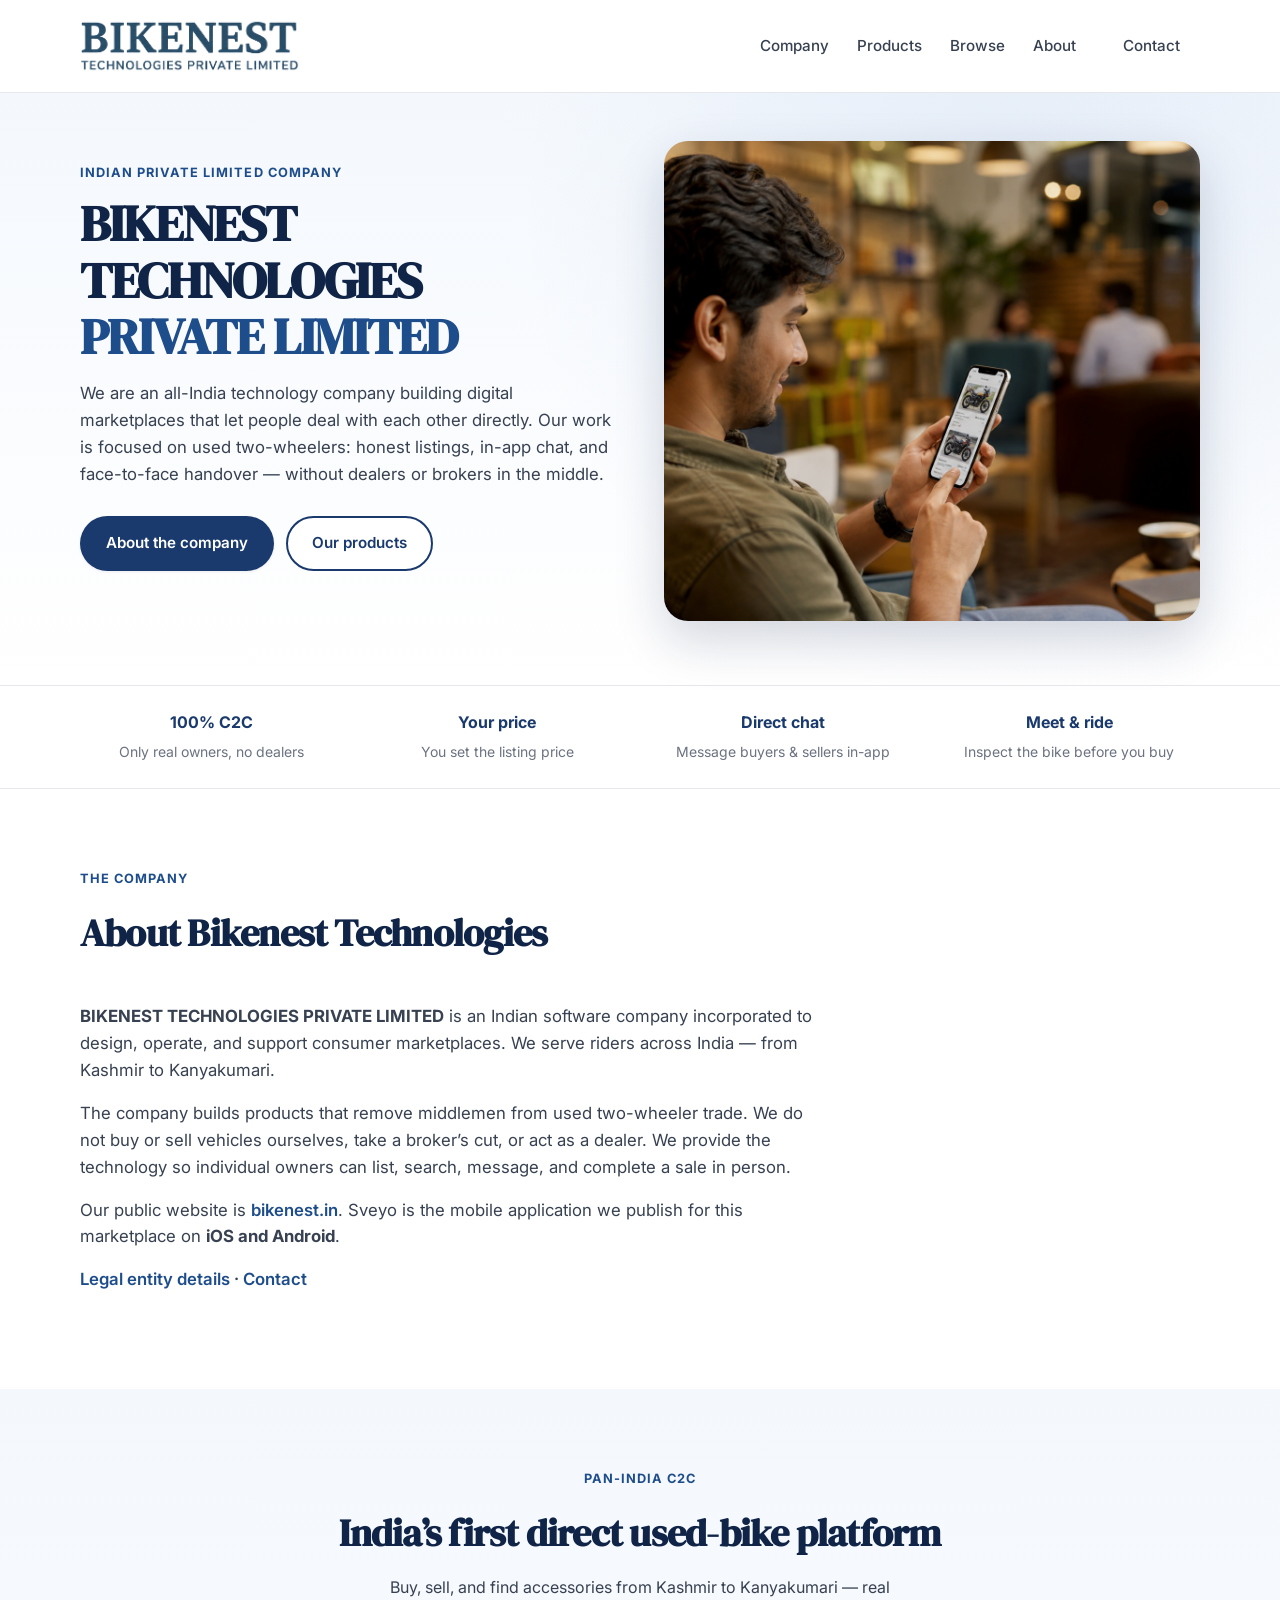
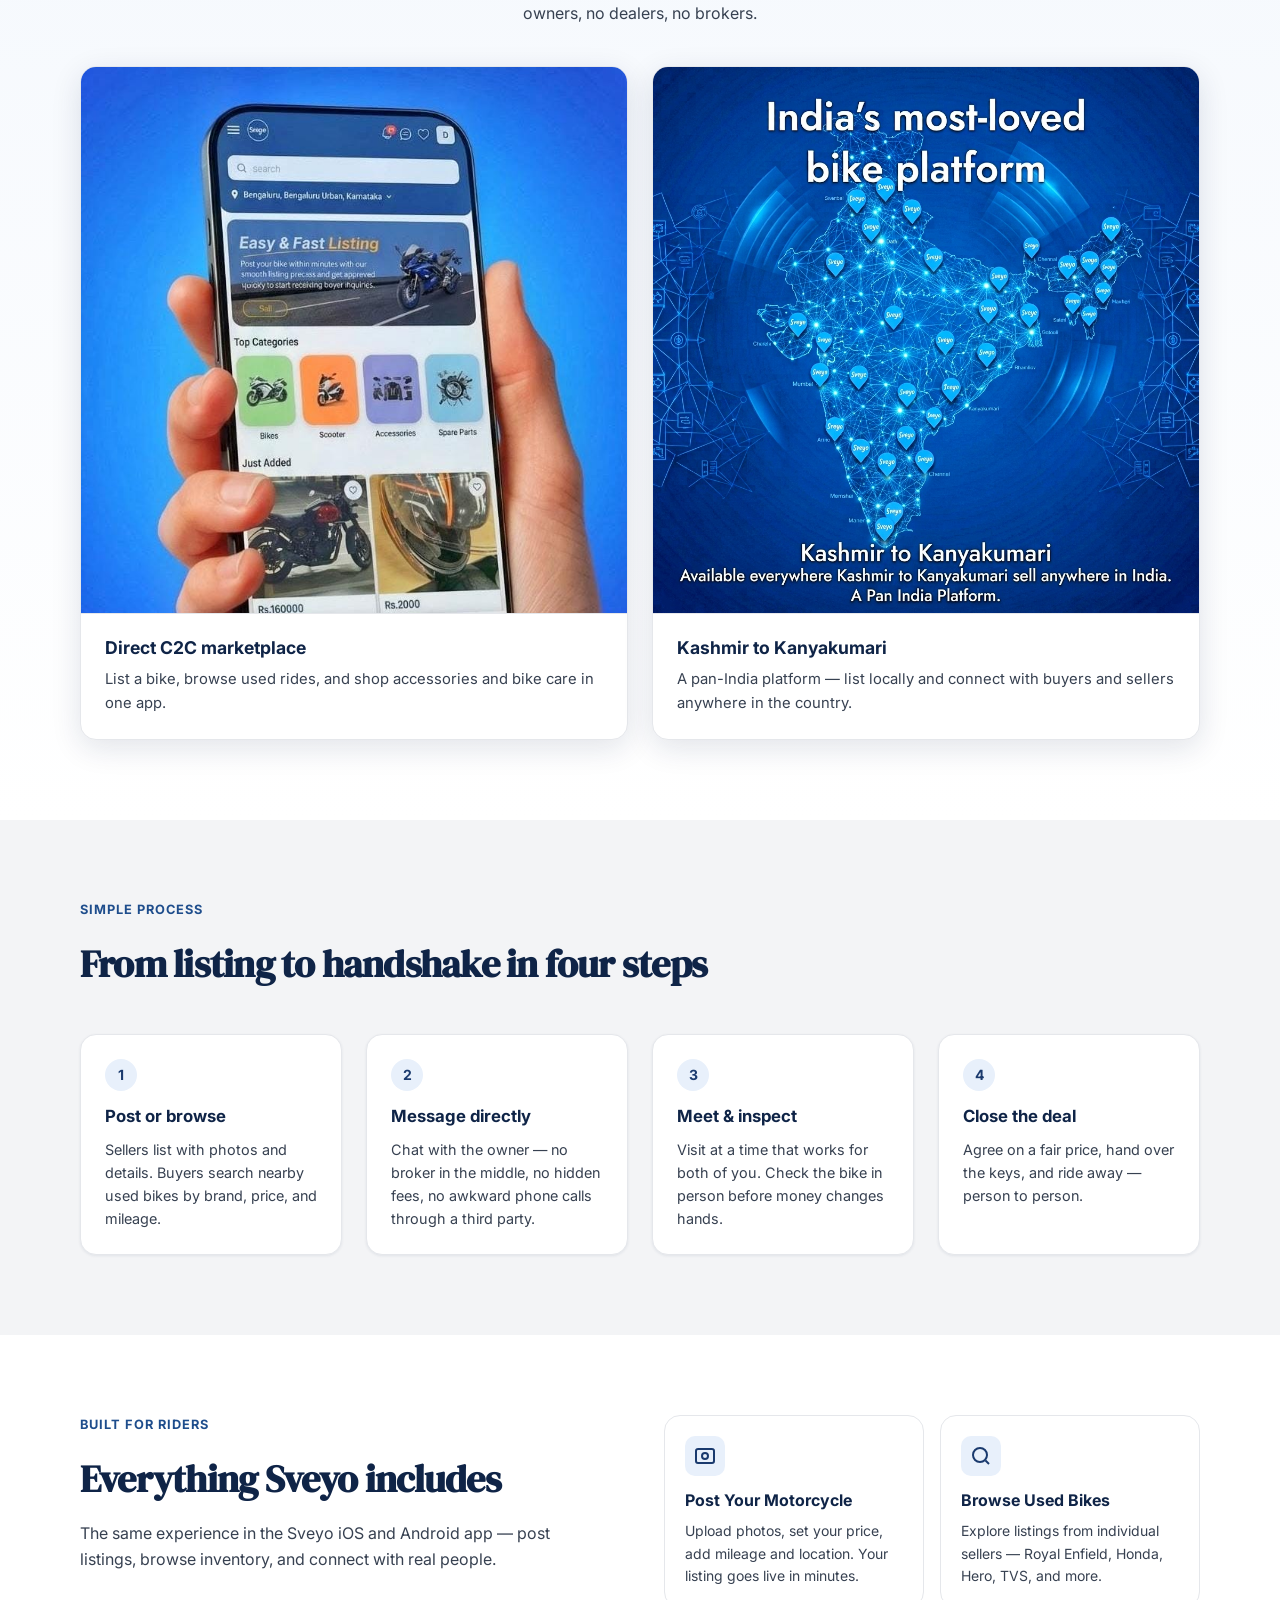
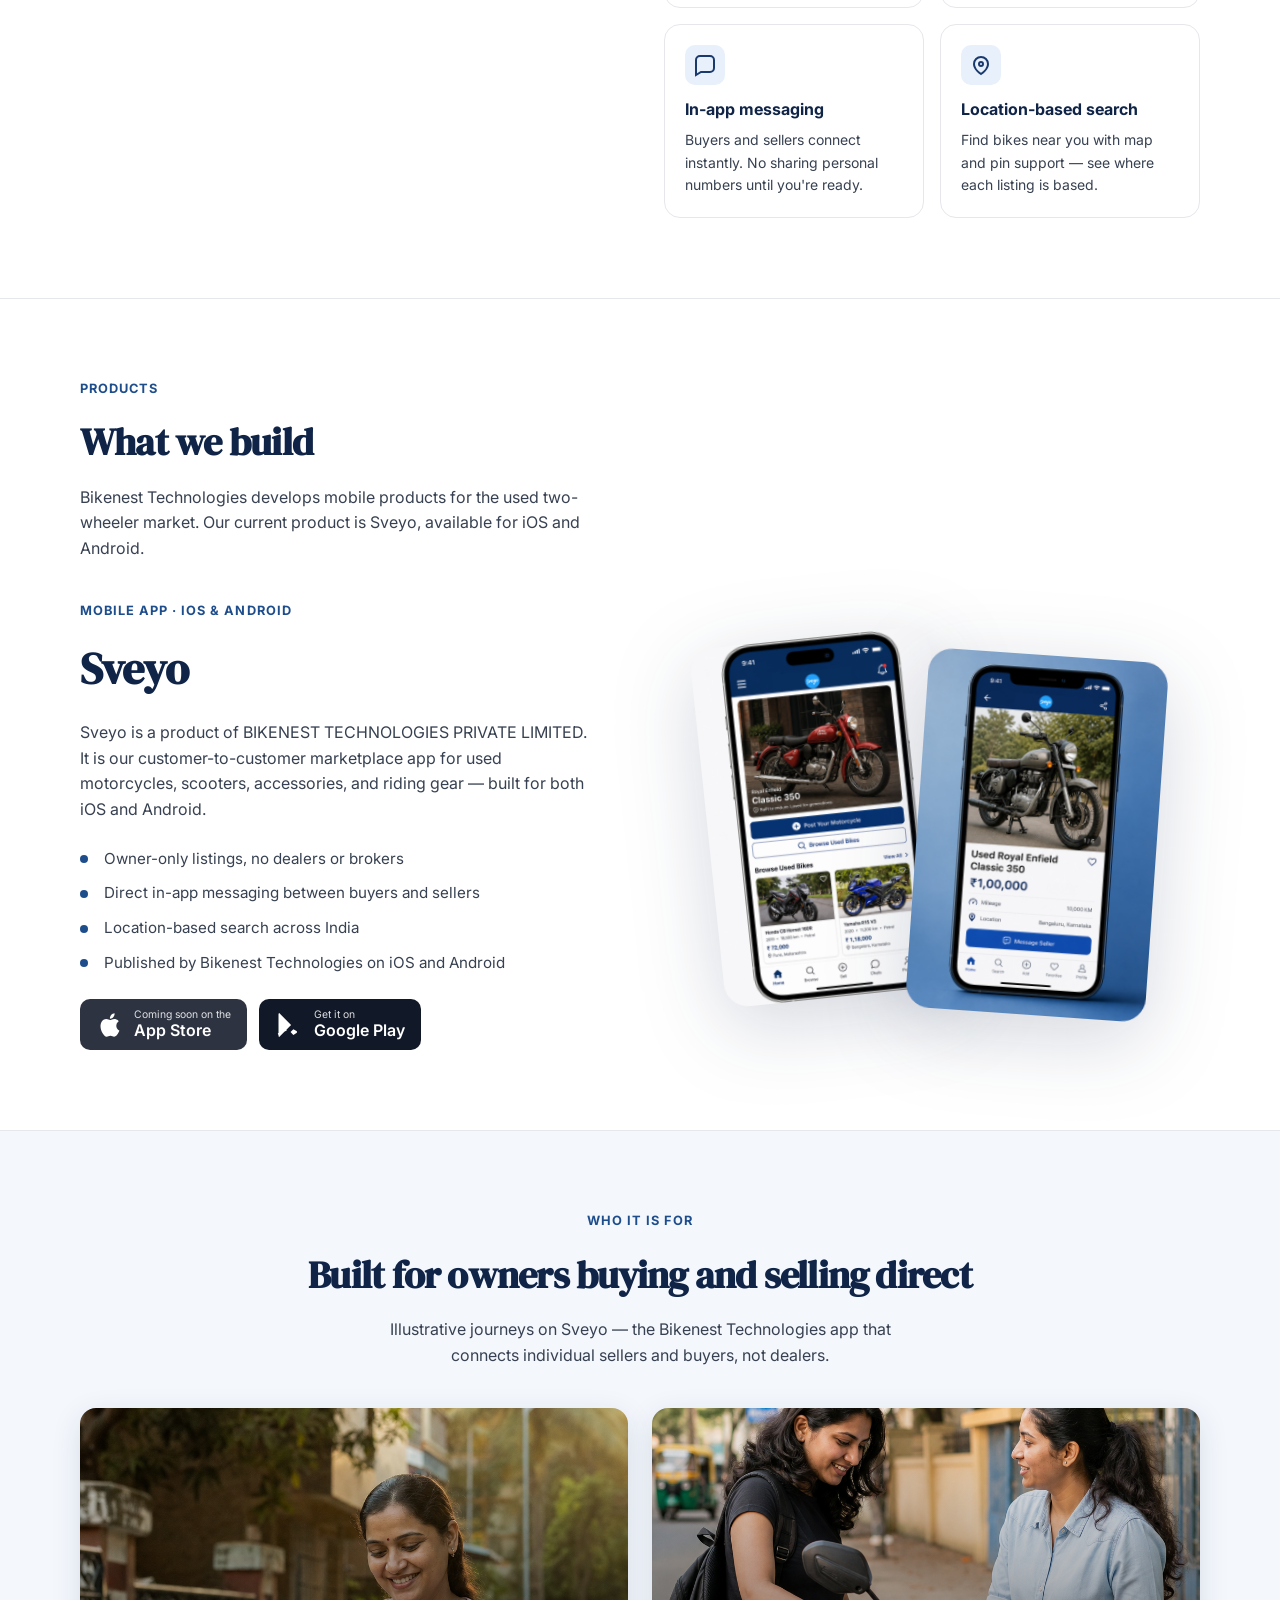
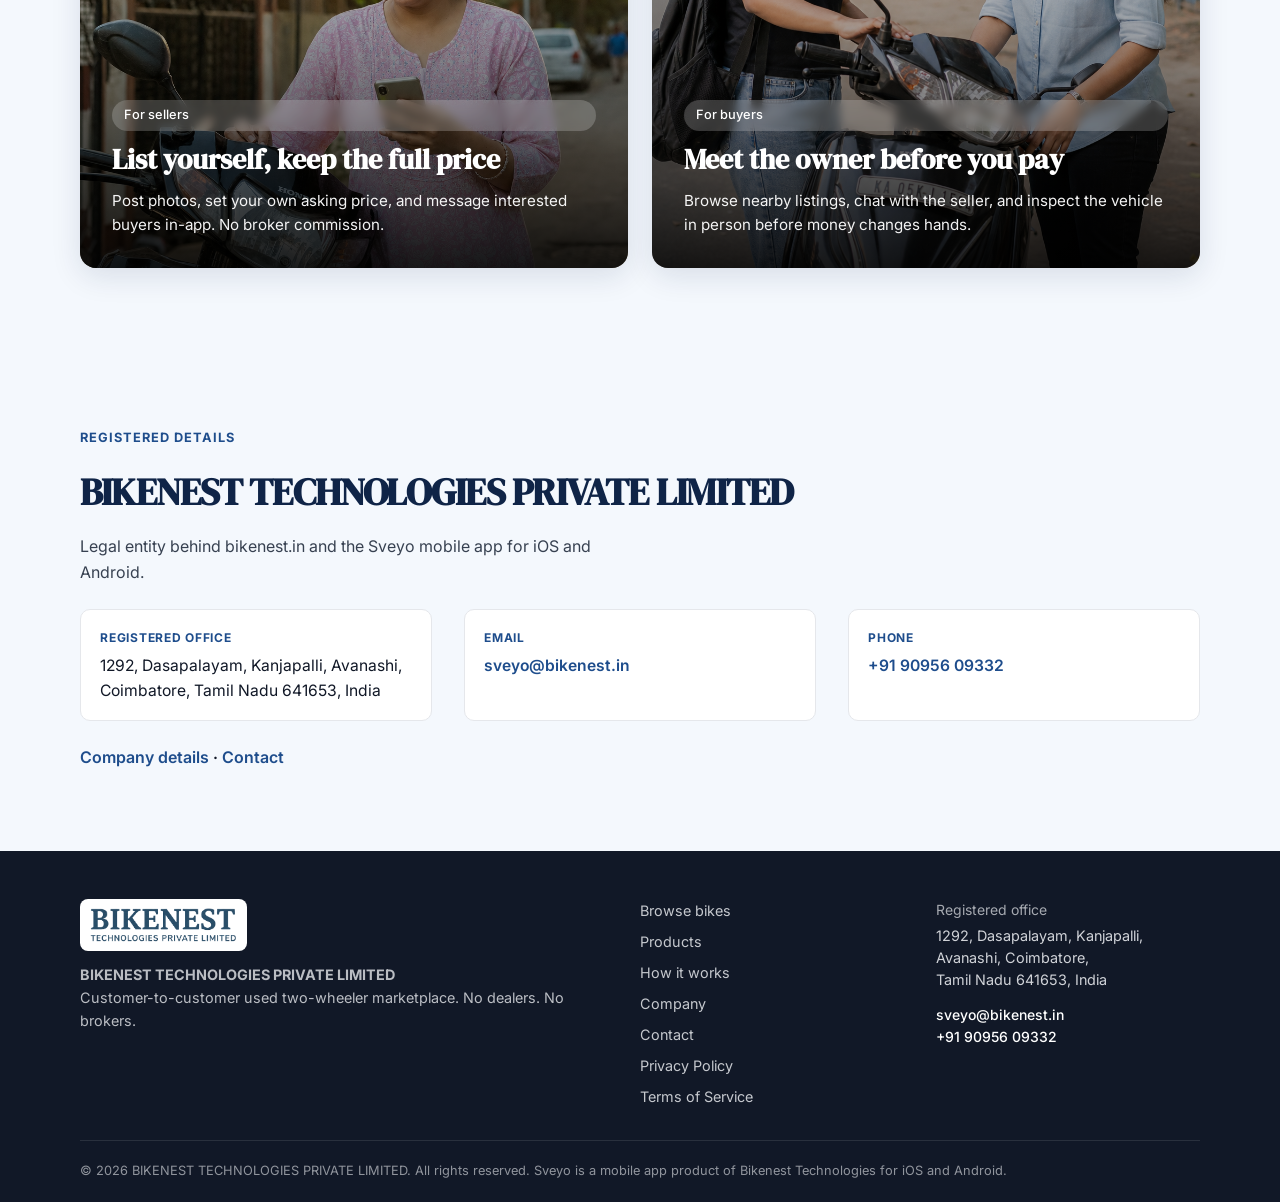
<file: index.html>
<!DOCTYPE html>
<html lang="en">
<head>
  <meta charset="UTF-8">
  <meta name="viewport" content="width=device-width, initial-scale=1.0">
  <meta name="description" content="BIKENEST TECHNOLOGIES PRIVATE LIMITED is an Indian technology company. Sveyo is our C2C used two-wheeler marketplace app for iOS and Android.">
  <title>Bikenest — BIKENEST TECHNOLOGIES PRIVATE LIMITED</title>
  <link rel="preconnect" href="https://fonts.googleapis.com">
  <link rel="preconnect" href="https://fonts.gstatic.com" crossorigin>
  <link href="https://fonts.googleapis.com/css2?family=DM+Serif+Display:ital@0;1&family=Inter:wght@400;500;600;700&display=swap" rel="stylesheet">
  <link rel="stylesheet" href="css/styles.css">
  <link rel="icon" href="images/bikenest-favicon.png" type="image/png">
  <script type="application/ld+json">
  {
    "@context": "https://schema.org",
    "@type": "Organization",
    "name": "BIKENEST TECHNOLOGIES PRIVATE LIMITED",
    "legalName": "BIKENEST TECHNOLOGIES PRIVATE LIMITED",
    "alternateName": ["Bikenest", "Sveyo"],
    "url": "https://bikenest.in",
    "email": "sveyo@bikenest.in",
    "telephone": "+91-90956-09332",
    "address": {
      "@type": "PostalAddress",
      "streetAddress": "1292, Dasapalayam, Kanjapalli, Avanashi",
      "addressLocality": "Coimbatore",
      "addressRegion": "Tamil Nadu",
      "postalCode": "641653",
      "addressCountry": "IN"
    },
    "makesOffer": {
      "@type": "SoftwareApplication",
      "name": "Sveyo",
      "applicationCategory": "LifestyleApplication",
      "operatingSystem": "iOS, Android"
    }
  }
  </script>
</head>
<body>
  <header class="site-header">
    <nav class="nav container" aria-label="Main navigation">
      <a href="index.html" class="logo" aria-label="Bikenest home">
        <img src="images/bikenest-technologies-logo.png" alt="BIKENEST TECHNOLOGIES PRIVATE LIMITED" class="logo-img">
      </a>

      <button class="nav-toggle" type="button" aria-expanded="false" aria-controls="nav-menu" aria-label="Open menu">
        <span></span>
        <span></span>
        <span></span>
      </button>

      <ul id="nav-menu" class="nav-links">
        <li><a href="#company">Company</a></li>
        <li><a href="#products">Products</a></li>
        <li><a href="browse.html">Browse</a></li>
        <li><a href="about.html">About</a></li>
        <li><a href="contact.html" class="btn btn-sm">Contact</a></li>
      </ul>
    </nav>
  </header>

  <main>
    <section class="hero">
      <div class="container hero-grid">
        <div class="hero-content">
          <p class="eyebrow">Indian private limited company</p>
          <h1>BIKENEST TECHNOLOGIES<br><span class="highlight">PRIVATE LIMITED</span></h1>
          <p class="hero-lead">
            We are an all-India technology company building digital marketplaces that let people deal with each other directly. Our work is focused on used two-wheelers: honest listings, in-app chat, and face-to-face handover — without dealers or brokers in the middle.
          </p>
          <div class="hero-actions">
            <a href="#company" class="btn btn-primary">About the company</a>
            <a href="#products" class="btn btn-outline">Our products</a>
          </div>
        </div>

        <div class="hero-visual">
          <div class="hero-showcase">
            <img src="images/hero-lifestyle.jpg" alt="People using a Bikenest Technologies product" class="hero-showcase-bg" loading="eager">
          </div>
        </div>
      </div>
    </section>

    <section class="trust-bar">
      <div class="container trust-grid">
        <article>
          <strong>100% C2C</strong>
          <span>Only real owners, no dealers</span>
        </article>
        <article>
          <strong>Your price</strong>
          <span>You set the listing price</span>
        </article>
        <article>
          <strong>Direct chat</strong>
          <span>Message buyers &amp; sellers in-app</span>
        </article>
        <article>
          <strong>Meet &amp; ride</strong>
          <span>Inspect the bike before you buy</span>
        </article>
      </div>
    </section>

    <section id="company" class="section company-intro">
      <div class="container company-intro-grid">
        <div class="section-head">
          <p class="eyebrow">The company</p>
          <h2>About Bikenest Technologies</h2>
        </div>
        <div class="company-intro-copy">
          <p><strong>BIKENEST TECHNOLOGIES PRIVATE LIMITED</strong> is an Indian software company incorporated to design, operate, and support consumer marketplaces. We serve riders across India — from Kashmir to Kanyakumari.</p>
          <p>The company builds products that remove middlemen from used two-wheeler trade. We do not buy or sell vehicles ourselves, take a broker’s cut, or act as a dealer. We provide the technology so individual owners can list, search, message, and complete a sale in person.</p>
          <p>Our public website is <a href="https://bikenest.in">bikenest.in</a>. Sveyo is the mobile application we publish for this marketplace on <strong>iOS and Android</strong>.</p>
          <p class="company-identity-links"><a href="about.html">Legal entity details</a> · <a href="contact.html">Contact</a></p>
        </div>
      </div>
    </section>

    <section id="across-india" class="section reach">
      <div class="container">
        <div class="section-head section-head--center">
          <p class="eyebrow">Pan-India C2C</p>
          <h2>India’s first direct used-bike platform</h2>
          <p class="section-lead">Buy, sell, and find accessories from Kashmir to Kanyakumari — real owners, no dealers, no brokers.</p>
        </div>
        <div class="reach-grid">
          <figure class="reach-card reach-card--product">
            <img src="images/sveyo%20c2c.jpeg" alt="Sveyo app showing India’s first direct C2C used bike platform" width="720" height="1000" loading="lazy">
            <figcaption>
              <h3>Direct C2C marketplace</h3>
              <p>List a bike, browse used rides, and shop accessories and bike care in one app.</p>
            </figcaption>
          </figure>
          <figure class="reach-card reach-card--map">
            <img src="images/sveyo%20india.jpeg" alt="Map of India showing Sveyo coverage from Kashmir to Kanyakumari" width="1000" height="1000" loading="lazy">
            <figcaption>
              <h3>Kashmir to Kanyakumari</h3>
              <p>A pan-India platform — list locally and connect with buyers and sellers anywhere in the country.</p>
            </figcaption>
          </figure>
        </div>
      </div>
    </section>

    <section id="how-it-works" class="section how-it-works">
      <div class="container">
        <div class="section-head">
          <p class="eyebrow">Simple process</p>
          <h2>From listing to handshake in four steps</h2>
        </div>
        <ol class="steps">
          <li>
            <span class="step-num">1</span>
            <h3>Post or browse</h3>
            <p>Sellers list with photos and details. Buyers search nearby used bikes by brand, price, and mileage.</p>
          </li>
          <li>
            <span class="step-num">2</span>
            <h3>Message directly</h3>
            <p>Chat with the owner — no broker in the middle, no hidden fees, no awkward phone calls through a third party.</p>
          </li>
          <li>
            <span class="step-num">3</span>
            <h3>Meet &amp; inspect</h3>
            <p>Visit at a time that works for both of you. Check the bike in person before money changes hands.</p>
          </li>
          <li>
            <span class="step-num">4</span>
            <h3>Close the deal</h3>
            <p>Agree on a fair price, hand over the keys, and ride away — person to person.</p>
          </li>
        </ol>
      </div>
    </section>

    <section id="features" class="section features">
      <div class="container features-grid">
        <div class="section-head">
          <p class="eyebrow">Built for riders</p>
          <h2>Everything Sveyo includes</h2>
          <p class="section-lead">The same experience in the Sveyo iOS and Android app — post listings, browse inventory, and connect with real people.</p>
        </div>

        <div class="feature-cards">
          <article class="feature-card">
            <div class="feature-icon" aria-hidden="true">
              <svg width="24" height="24" viewBox="0 0 24 24" fill="none" stroke="currentColor" stroke-width="2"><rect x="3" y="5" width="18" height="14" rx="2"/><circle cx="12" cy="12" r="3"/></svg>
            </div>
            <h3>Post Your Motorcycle</h3>
            <p>Upload photos, set your price, add mileage and location. Your listing goes live in minutes.</p>
          </article>
          <article class="feature-card">
            <div class="feature-icon" aria-hidden="true">
              <svg width="24" height="24" viewBox="0 0 24 24" fill="none" stroke="currentColor" stroke-width="2"><circle cx="11" cy="11" r="7"/><path d="m20 20-3.5-3.5"/></svg>
            </div>
            <h3>Browse Used Bikes</h3>
            <p>Explore listings from individual sellers — Royal Enfield, Honda, Hero, TVS, and more.</p>
          </article>
          <article class="feature-card">
            <div class="feature-icon" aria-hidden="true">
              <svg width="24" height="24" viewBox="0 0 24 24" fill="none" stroke="currentColor" stroke-width="2"><path d="M21 15a4 4 0 0 1-4 4H8l-5 3V7a4 4 0 0 1 4-4h10a4 4 0 0 1 4 4z"/></svg>
            </div>
            <h3>In-app messaging</h3>
            <p>Buyers and sellers connect instantly. No sharing personal numbers until you're ready.</p>
          </article>
          <article class="feature-card">
            <div class="feature-icon" aria-hidden="true">
              <svg width="24" height="24" viewBox="0 0 24 24" fill="none" stroke="currentColor" stroke-width="2"><path d="M12 21s7-4.5 7-10a7 7 0 1 0-14 0c0 5.5 7 10 7 10z"/><circle cx="12" cy="11" r="2"/></svg>
            </div>
            <h3>Location-based search</h3>
            <p>Find bikes near you with map and pin support — see where each listing is based.</p>
          </article>
        </div>
      </div>
    </section>

    <section id="products" class="section app-showcase">
      <div class="container">
        <div class="section-head">
          <p class="eyebrow">Products</p>
          <h2>What we build</h2>
          <p class="section-lead">Bikenest Technologies develops mobile products for the used two-wheeler market. Our current product is Sveyo, available for iOS and Android.</p>
        </div>
        <article class="product-card">
          <div class="app-showcase-copy">
            <p class="eyebrow">Mobile app · iOS &amp; Android</p>
            <h3>Sveyo</h3>
            <p class="section-lead">Sveyo is a product of BIKENEST TECHNOLOGIES PRIVATE LIMITED. It is our customer-to-customer marketplace app for used motorcycles, scooters, accessories, and riding gear — built for both iOS and Android.</p>
            <ul class="app-showcase-list">
              <li>Owner-only listings, no dealers or brokers</li>
              <li>Direct in-app messaging between buyers and sellers</li>
              <li>Location-based search across India</li>
              <li>Published by Bikenest Technologies on iOS and Android</li>
            </ul>
            <div class="hero-badges product-download">
              <span class="store-badge store-badge--apple store-badge--soon" role="status" aria-label="Coming soon on the App Store">
                <svg viewBox="0 0 24 24" aria-hidden="true"><path d="M18.71 19.5c-.83 1.24-1.71 2.45-3.05 2.47-1.34.03-1.77-.79-3.29-.79-1.53 0-2 .77-3.27.82-1.31.05-2.3-1.32-3.14-2.53C4.25 17 2.94 12.45 4.7 9.39c.87-1.52 2.43-2.48 4.12-2.51 1.28-.02 2.5.87 3.29.87.78 0 2.26-1.07 3.8-.91.65.03 2.47.26 3.64 1.98-.09.06-2.17 1.28-2.15 3.81.03 3.02 2.65 4.03 2.68 4.04-.03.07-.42 1.44-1.38 2.83M13 3.5c.73-.83 1.94-1.46 2.94-1.5.13 1.17-.34 2.35-1.04 3.19-.69.85-1.83 1.51-2.95 1.42-.15-1.15.41-2.35 1.05-3.11z"/></svg>
                <span>
                  <small>Coming soon on the</small>
                  App Store
                </span>
              </span>
              <a href="https://play.google.com/store/apps/details?id=com.sveyo.app" class="store-badge store-badge--google" id="download-play-store" target="_blank" rel="noopener noreferrer" aria-label="Get Sveyo on Google Play">
                <svg viewBox="0 0 24 24" aria-hidden="true"><path d="M3.609 1.814L13.792 12 3.61 22.186a1.003 1.003 0 0 1-.601-.918V2.732a1.003 1.003 0 0 1 .6-.918zm4.594 12.593l2.042 2.042-6.378 3.704a1.003 1.003 0 0 1-1.453-.892v-.001l5.789-4.853zm-1.18-1.18L3.61 3.814l5.789 4.853-2.376 2.376zm11.406 5.703l-2.698 1.563-2.42-2.42 2.42-2.42 2.698 1.563a1.003 1.003 0 0 1 0 1.714z"/></svg>
                <span>
                  <small>Get it on</small>
                  Google Play
                </span>
              </a>
            </div>
          </div>
          <div class="app-showcase-phones">
            <img src="images/app-home-mockup.png" alt="Sveyo app home screen" class="showcase-phone showcase-phone--left" loading="lazy">
            <img src="images/app-detail-mockup.png" alt="Sveyo app listing detail screen" class="showcase-phone showcase-phone--right" loading="lazy">
          </div>
        </article>
      </div>
    </section>

    <section id="stories" class="section stories">
      <div class="container">
        <div class="section-head section-head--center">
          <p class="eyebrow">Who it is for</p>
          <h2>Built for owners buying and selling direct</h2>
          <p class="section-lead">Illustrative journeys on Sveyo — the Bikenest Technologies app that connects individual sellers and buyers, not dealers.</p>
        </div>

        <div class="testimonial-grid">
          <article class="testimonial-card">
            <img src="images/testimonial-seller.jpg" alt="Owner preparing to list a used scooter" class="testimonial-photo">
            <div class="testimonial-content">
              <span class="testimonial-tag">For sellers</span>
              <h3>List yourself, keep the full price</h3>
              <blockquote>
                Post photos, set your own asking price, and message interested buyers in-app. No broker commission.
              </blockquote>
            </div>
          </article>
          <article class="testimonial-card">
            <img src="images/testimonial-buyer.jpg" alt="Buyer inspecting a used scooter in person" class="testimonial-photo">
            <div class="testimonial-content">
              <span class="testimonial-tag">For buyers</span>
              <h3>Meet the owner before you pay</h3>
              <blockquote>
                Browse nearby listings, chat with the seller, and inspect the vehicle in person before money changes hands.
              </blockquote>
            </div>
          </article>
        </div>
      </div>
    </section>

    <section class="section company-identity">
      <div class="container company-identity-inner">
        <div class="section-head">
          <p class="eyebrow">Registered details</p>
          <h2>BIKENEST TECHNOLOGIES PRIVATE LIMITED</h2>
          <p class="section-lead">Legal entity behind bikenest.in and the Sveyo mobile app for iOS and Android.</p>
        </div>
        <dl class="fact-grid fact-grid--compact">
          <div>
            <dt>Registered office</dt>
            <dd>1292, Dasapalayam, Kanjapalli, Avanashi, Coimbatore, Tamil Nadu 641653, India</dd>
          </div>
          <div>
            <dt>Email</dt>
            <dd><a href="mailto:sveyo@bikenest.in">sveyo@bikenest.in</a></dd>
          </div>
          <div>
            <dt>Phone</dt>
            <dd><a href="tel:+919095609332">+91 90956 09332</a></dd>
          </div>
        </dl>
        <p class="company-identity-links"><a href="about.html">Company details</a> · <a href="contact.html">Contact</a></p>
      </div>
    </section>
  </main>

  <footer class="site-footer">
    <div class="container footer-grid">
      <div class="footer-brand">
        <a href="index.html" class="logo logo--footer">
          <img src="images/bikenest-technologies-logo.png" alt="BIKENEST TECHNOLOGIES PRIVATE LIMITED" class="logo-img">
        </a>
        <p><strong>BIKENEST TECHNOLOGIES PRIVATE LIMITED</strong></p>
        <p>Customer-to-customer used two-wheeler marketplace. No dealers. No brokers.</p>
      </div>
      <nav class="footer-nav" aria-label="Footer navigation">
        <a href="browse.html">Browse bikes</a>
        <a href="#products">Products</a>
        <a href="#how-it-works">How it works</a>
        <a href="about.html">Company</a>
        <a href="contact.html">Contact</a>
        <a href="privacy.html">Privacy Policy</a>
        <a href="terms.html">Terms of Service</a>
      </nav>
      <div class="footer-contact">
        <p>Registered office</p>
        <address>
          1292, Dasapalayam, Kanjapalli,<br>
          Avanashi, Coimbatore,<br>
          Tamil Nadu 641653, India
        </address>
        <p class="footer-contact-links">
          <a href="mailto:sveyo@bikenest.in">sveyo@bikenest.in</a><br>
          <a href="tel:+919095609332">+91 90956 09332</a>
        </p>
      </div>
    </div>
    <div class="footer-bottom container">
      <p>&copy; <span id="year"></span> BIKENEST TECHNOLOGIES PRIVATE LIMITED. All rights reserved. Sveyo is a mobile app product of Bikenest Technologies for iOS and Android.</p>
    </div>
  </footer>

  <script src="js/main.js"></script>
</body>
</html>
</file>
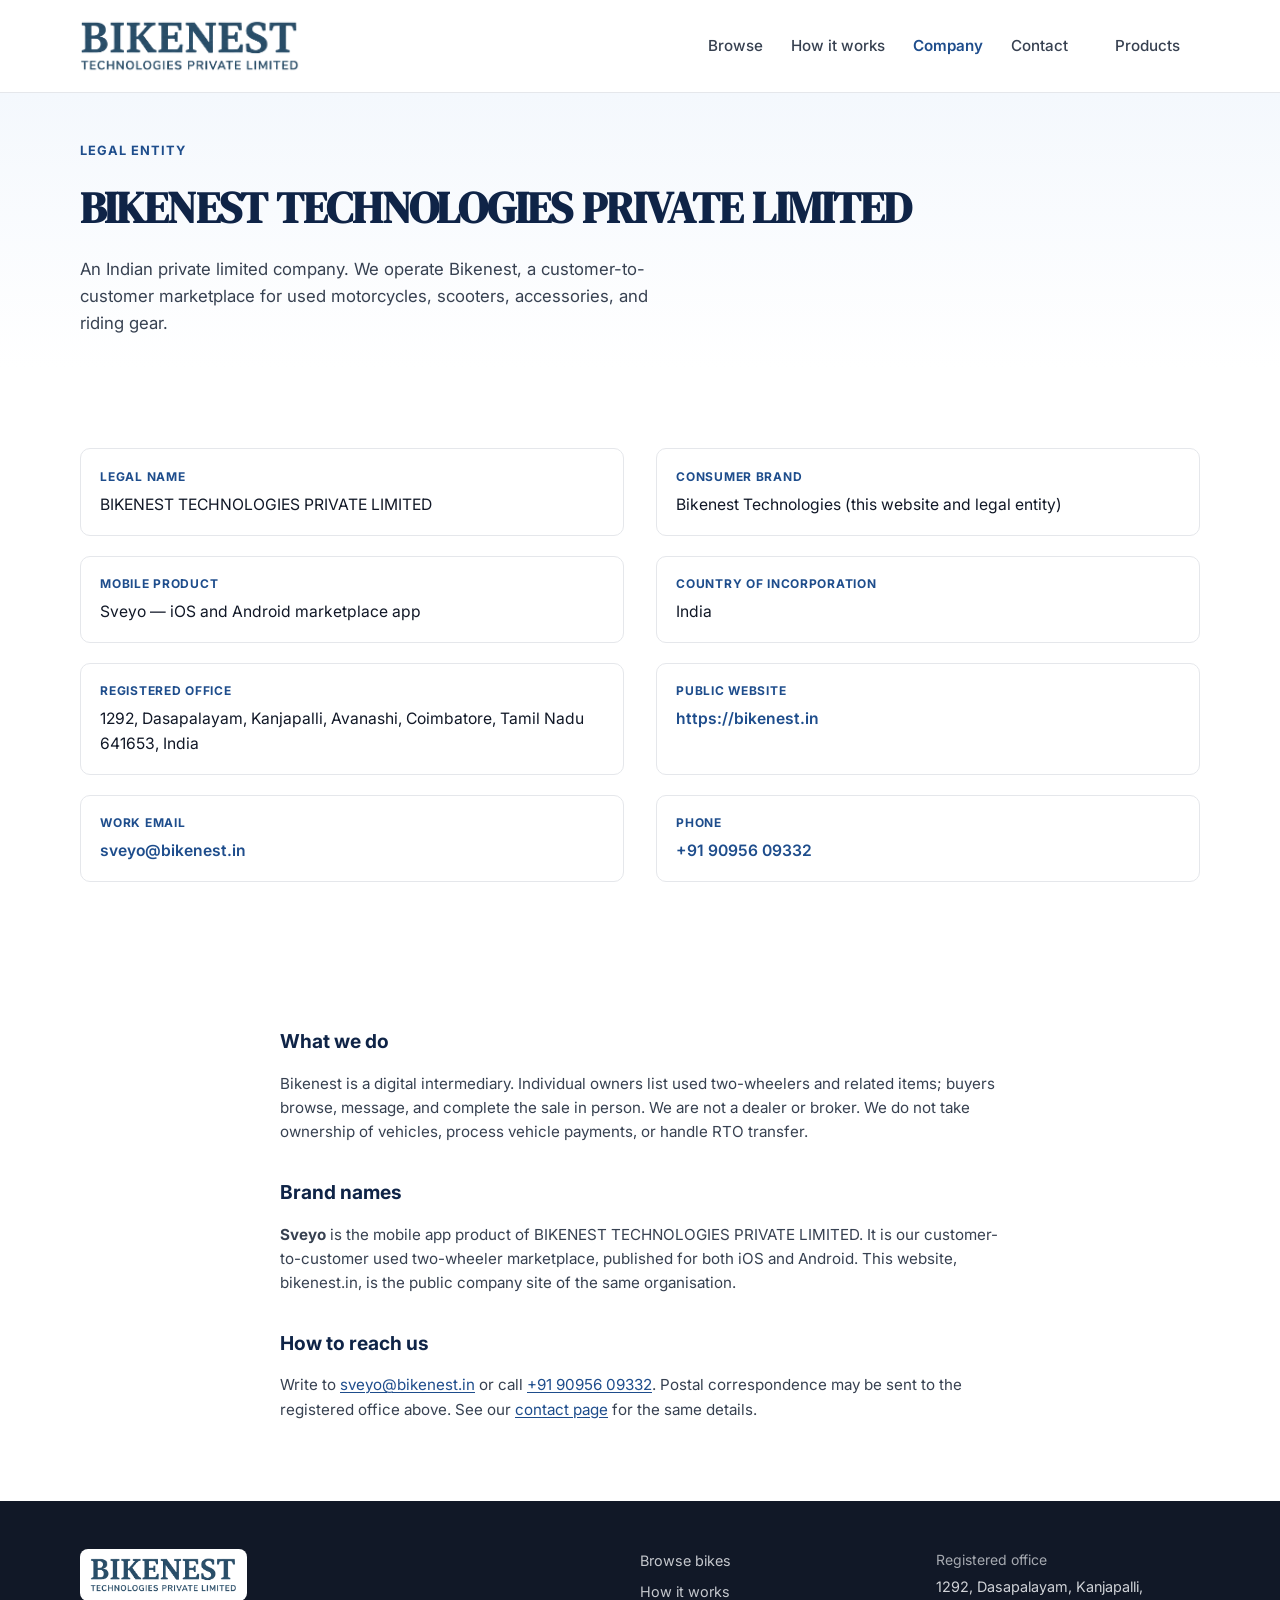
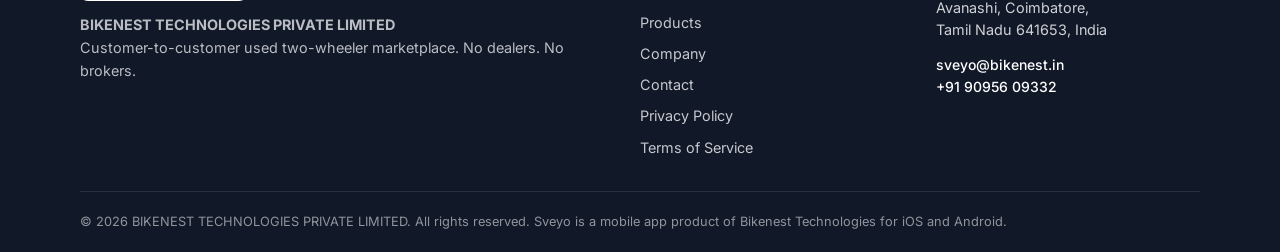
<file: about.html>
<!DOCTYPE html>
<html lang="en">
<head>
  <meta charset="UTF-8">
  <meta name="viewport" content="width=device-width, initial-scale=1.0">
  <meta name="description" content="About BIKENEST TECHNOLOGIES PRIVATE LIMITED — the Indian company behind the Bikenest C2C used two-wheeler marketplace.">
  <title>Company — Bikenest Technologies Private Limited</title>
  <link rel="preconnect" href="https://fonts.googleapis.com">
  <link rel="preconnect" href="https://fonts.gstatic.com" crossorigin>
  <link href="https://fonts.googleapis.com/css2?family=DM+Serif+Display:ital@0;1&family=Inter:wght@400;500;600;700&display=swap" rel="stylesheet">
  <link rel="stylesheet" href="css/styles.css">
  <link rel="icon" href="images/bikenest-favicon.png" type="image/png">
  <script type="application/ld+json">
  {
    "@context": "https://schema.org",
    "@type": "Organization",
    "name": "BIKENEST TECHNOLOGIES PRIVATE LIMITED",
    "legalName": "BIKENEST TECHNOLOGIES PRIVATE LIMITED",
    "alternateName": ["Bikenest", "Sveyo"],
    "url": "https://bikenest.in",
    "email": "sveyo@bikenest.in",
    "telephone": "+91-90956-09332",
    "address": {
      "@type": "PostalAddress",
      "streetAddress": "1292, Dasapalayam, Kanjapalli, Avanashi",
      "addressLocality": "Coimbatore",
      "addressRegion": "Tamil Nadu",
      "postalCode": "641653",
      "addressCountry": "IN"
    },
    "brand": {
      "@type": "Brand",
      "name": "Bikenest"
    }
  }
  </script>
</head>
<body>
  <header class="site-header">
    <nav class="nav container" aria-label="Main navigation">
      <a href="index.html" class="logo" aria-label="Bikenest home">
        <img src="images/bikenest-technologies-logo.png" alt="BIKENEST TECHNOLOGIES PRIVATE LIMITED" class="logo-img">
      </a>

      <button class="nav-toggle" type="button" aria-expanded="false" aria-controls="nav-menu" aria-label="Open menu">
        <span></span>
        <span></span>
        <span></span>
      </button>

      <ul id="nav-menu" class="nav-links">
        <li><a href="browse.html">Browse</a></li>
        <li><a href="index.html#how-it-works">How it works</a></li>
        <li><a href="about.html" aria-current="page">Company</a></li>
        <li><a href="contact.html">Contact</a></li>
        <li><a href="index.html#products" class="btn btn-sm">Products</a></li>
      </ul>
    </nav>
  </header>

  <main>
    <section class="page-hero">
      <div class="container">
        <p class="eyebrow">Legal entity</p>
        <h1>BIKENEST TECHNOLOGIES PRIVATE LIMITED</h1>
        <p class="page-hero-lead">An Indian private limited company. We operate Bikenest, a customer-to-customer marketplace for used motorcycles, scooters, accessories, and riding gear.</p>
      </div>
    </section>

    <section class="section company-facts">
      <div class="container">
        <dl class="fact-grid">
          <div>
            <dt>Legal name</dt>
            <dd>BIKENEST TECHNOLOGIES PRIVATE LIMITED</dd>
          </div>
          <div>
            <dt>Consumer brand</dt>
            <dd>Bikenest Technologies (this website and legal entity)</dd>
          </div>
          <div>
            <dt>Mobile product</dt>
            <dd>Sveyo — iOS and Android marketplace app</dd>
          </div>
          <div>
            <dt>Country of incorporation</dt>
            <dd>India</dd>
          </div>
          <div>
            <dt>Registered office</dt>
            <dd>1292, Dasapalayam, Kanjapalli, Avanashi, Coimbatore, Tamil Nadu 641653, India</dd>
          </div>
          <div>
            <dt>Public website</dt>
            <dd><a href="https://bikenest.in">https://bikenest.in</a></dd>
          </div>
          <div>
            <dt>Work email</dt>
            <dd><a href="mailto:sveyo@bikenest.in">sveyo@bikenest.in</a></dd>
          </div>
          <div>
            <dt>Phone</dt>
            <dd><a href="tel:+919095609332">+91 90956 09332</a></dd>
          </div>
        </dl>
      </div>
    </section>

    <section class="section legal-content">
      <div class="container legal-prose">
        <h2>What we do</h2>
        <p>Bikenest is a digital intermediary. Individual owners list used two-wheelers and related items; buyers browse, message, and complete the sale in person. We are not a dealer or broker. We do not take ownership of vehicles, process vehicle payments, or handle RTO transfer.</p>

        <h2>Brand names</h2>
        <p><strong>Sveyo</strong> is the mobile app product of BIKENEST TECHNOLOGIES PRIVATE LIMITED. It is our customer-to-customer used two-wheeler marketplace, published for both iOS and Android. This website, bikenest.in, is the public company site of the same organisation.</p>

        <h2>How to reach us</h2>
        <p>Write to <a href="mailto:sveyo@bikenest.in">sveyo@bikenest.in</a> or call <a href="tel:+919095609332">+91 90956 09332</a>. Postal correspondence may be sent to the registered office above. See our <a href="contact.html">contact page</a> for the same details.</p>
      </div>
    </section>
  </main>

  <footer class="site-footer">
    <div class="container footer-grid">
      <div class="footer-brand">
        <a href="index.html" class="logo logo--footer">
          <img src="images/bikenest-technologies-logo.png" alt="BIKENEST TECHNOLOGIES PRIVATE LIMITED" class="logo-img">
        </a>
        <p><strong>BIKENEST TECHNOLOGIES PRIVATE LIMITED</strong></p>
        <p>Customer-to-customer used two-wheeler marketplace. No dealers. No brokers.</p>
      </div>
      <nav class="footer-nav" aria-label="Footer navigation">
        <a href="browse.html">Browse bikes</a>
        <a href="index.html#how-it-works">How it works</a>
        <a href="index.html#products">Products</a>
        <a href="about.html">Company</a>
        <a href="contact.html">Contact</a>
        <a href="privacy.html">Privacy Policy</a>
        <a href="terms.html">Terms of Service</a>
      </nav>
      <div class="footer-contact">
        <p>Registered office</p>
        <address>
          1292, Dasapalayam, Kanjapalli,<br>
          Avanashi, Coimbatore,<br>
          Tamil Nadu 641653, India
        </address>
        <p class="footer-contact-links">
          <a href="mailto:sveyo@bikenest.in">sveyo@bikenest.in</a><br>
          <a href="tel:+919095609332">+91 90956 09332</a>
        </p>
      </div>
    </div>
    <div class="footer-bottom container">
      <p>&copy; <span id="year"></span> BIKENEST TECHNOLOGIES PRIVATE LIMITED. All rights reserved. Sveyo is a mobile app product of Bikenest Technologies for iOS and Android.</p>
    </div>
  </footer>

  <script src="js/main.js"></script>
</body>
</html>
</file>
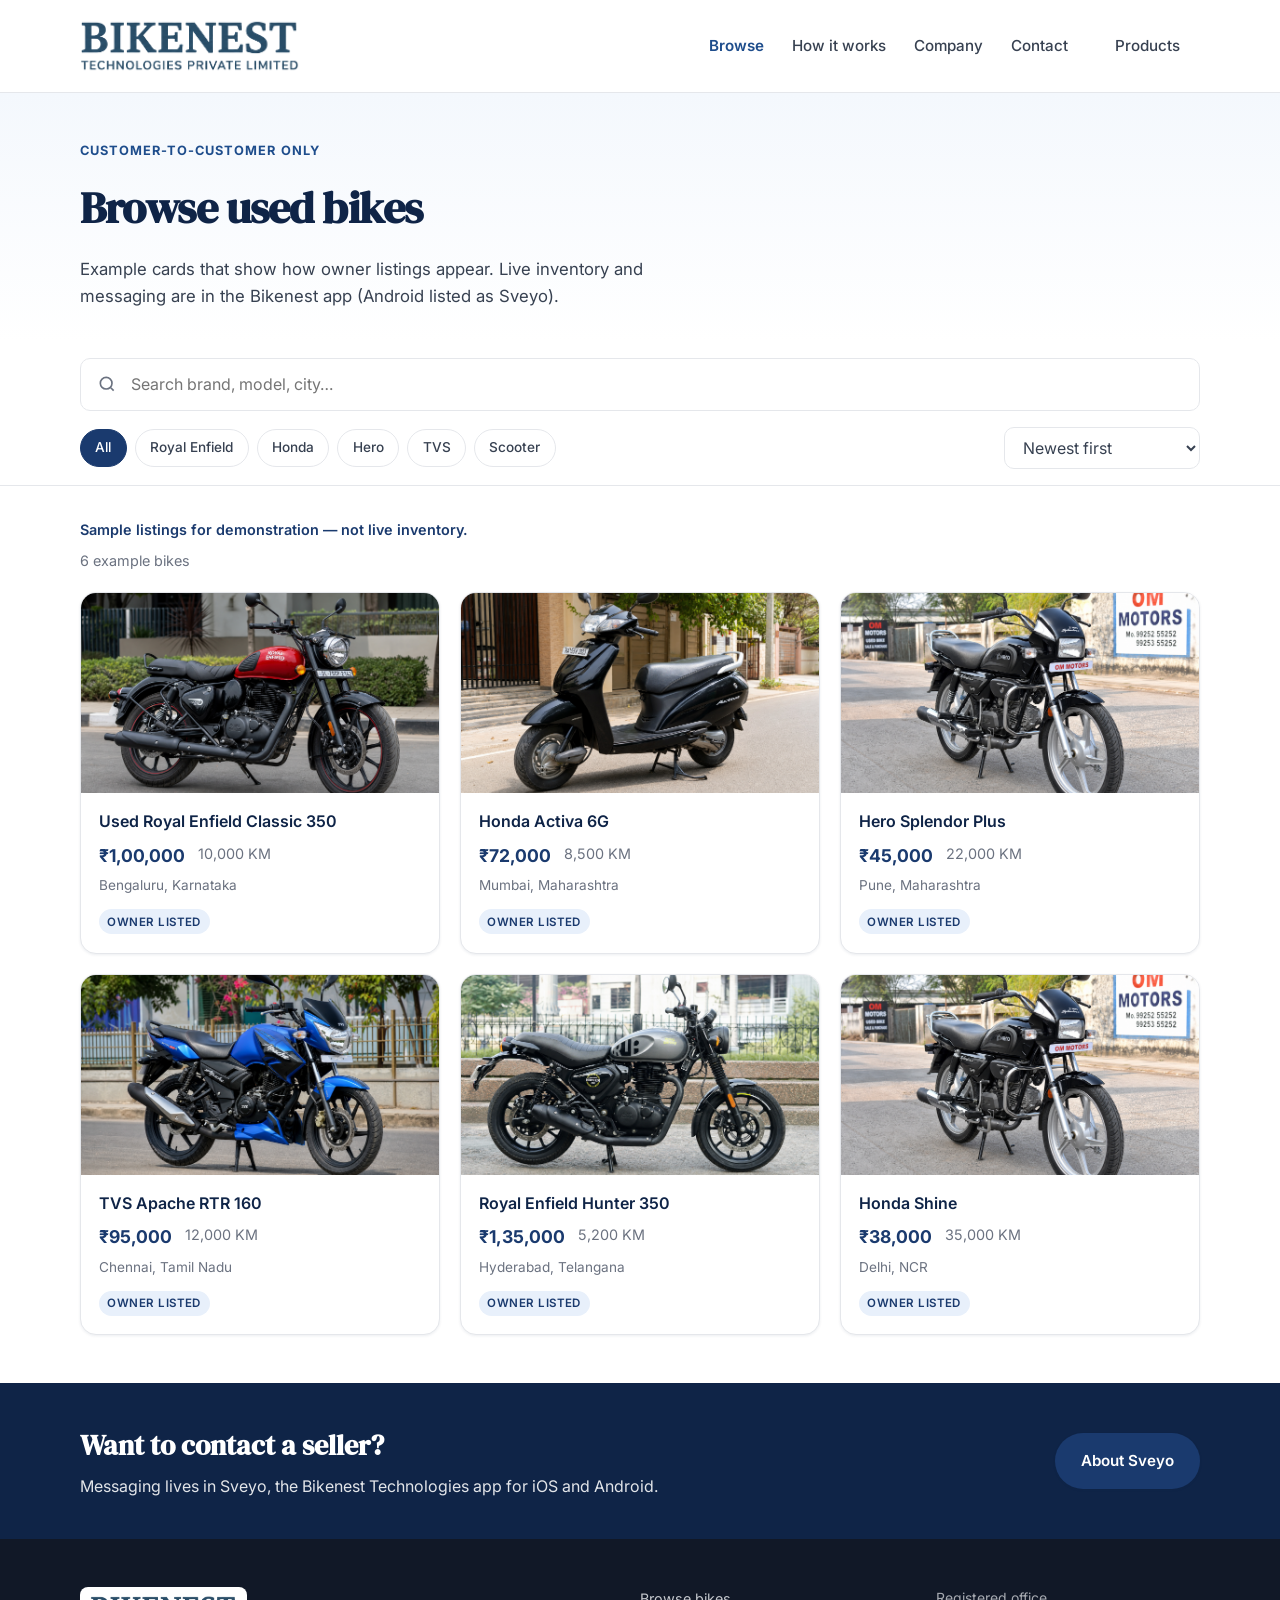
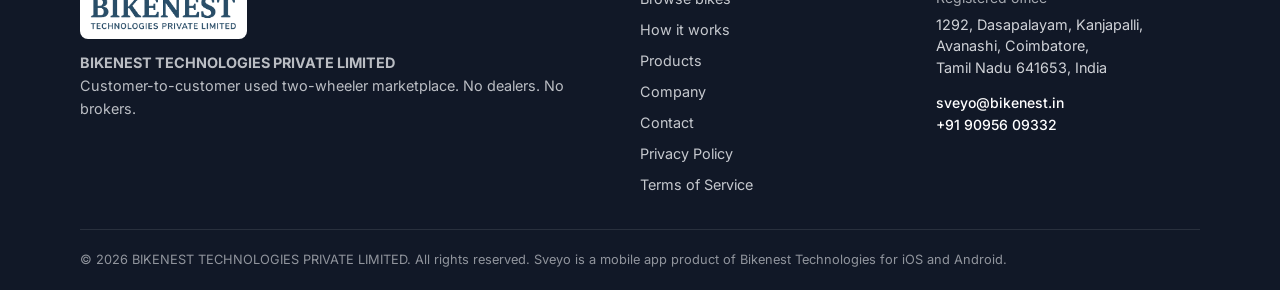
<file: browse.html>
<!DOCTYPE html>
<html lang="en">
<head>
  <meta charset="UTF-8">
  <meta name="viewport" content="width=device-width, initial-scale=1.0">
  <meta name="description" content="Browse used motorcycles and scooters listed by real owners on Bikenest.">
  <title>Browse Used Bikes — Bikenest</title>
  <link rel="preconnect" href="https://fonts.googleapis.com">
  <link rel="preconnect" href="https://fonts.gstatic.com" crossorigin>
  <link href="https://fonts.googleapis.com/css2?family=DM+Serif+Display:ital@0;1&family=Inter:wght@400;500;600;700&display=swap" rel="stylesheet">
  <link rel="stylesheet" href="css/styles.css">
  <link rel="icon" href="images/bikenest-favicon.png" type="image/png">
</head>
<body>
  <header class="site-header">
    <nav class="nav container" aria-label="Main navigation">
      <a href="index.html" class="logo" aria-label="Bikenest home">
        <img src="images/bikenest-technologies-logo.png" alt="BIKENEST TECHNOLOGIES PRIVATE LIMITED" class="logo-img">
      </a>

      <button class="nav-toggle" type="button" aria-expanded="false" aria-controls="nav-menu" aria-label="Open menu">
        <span></span>
        <span></span>
        <span></span>
      </button>

      <ul id="nav-menu" class="nav-links">
        <li><a href="browse.html" aria-current="page">Browse</a></li>
        <li><a href="index.html#how-it-works">How it works</a></li>
        <li><a href="about.html">Company</a></li>
        <li><a href="contact.html">Contact</a></li>
        <li><a href="index.html#products" class="btn btn-sm">Products</a></li>
      </ul>
    </nav>
  </header>

  <main>
    <section class="page-hero page-hero--browse">
      <div class="container">
        <p class="eyebrow">Customer-to-Customer Only</p>
        <h1>Browse used bikes</h1>
        <p class="page-hero-lead">Example cards that show how owner listings appear. Live inventory and messaging are in the Bikenest app (Android listed as Sveyo).</p>
      </div>
    </section>

    <section class="browse-toolbar">
      <div class="container browse-toolbar-inner">
        <label class="search-field">
          <span class="sr-only">Search bikes</span>
          <svg width="20" height="20" viewBox="0 0 24 24" fill="none" stroke="currentColor" stroke-width="2" aria-hidden="true"><circle cx="11" cy="11" r="7"/><path d="m20 20-3.5-3.5"/></svg>
          <input type="search" id="search-input" placeholder="Search brand, model, city…" autocomplete="off">
        </label>

        <div class="filter-row">
          <div class="filter-chips" role="group" aria-label="Filter by type">
            <button type="button" class="filter-chip is-active" data-filter="all">All</button>
            <button type="button" class="filter-chip" data-filter="royal enfield">Royal Enfield</button>
            <button type="button" class="filter-chip" data-filter="honda">Honda</button>
            <button type="button" class="filter-chip" data-filter="hero">Hero</button>
            <button type="button" class="filter-chip" data-filter="tvs">TVS</button>
            <button type="button" class="filter-chip" data-filter="scooter">Scooter</button>
          </div>

          <label class="select-field">
            <span class="sr-only">Sort listings</span>
            <select id="sort-select" aria-label="Sort listings">
              <option value="newest">Newest first</option>
              <option value="price-low">Price: low to high</option>
              <option value="price-high">Price: high to low</option>
              <option value="mileage">Lowest mileage</option>
            </select>
          </label>
        </div>
      </div>
    </section>

    <section class="section browse-section">
      <div class="container">
        <p class="browse-note">Sample listings for demonstration — not live inventory.</p>
        <p class="browse-count"><span id="listing-count">6</span> example bikes</p>

        <div class="listing-grid" id="listing-grid">
          <article class="bike-card" data-brand="royal enfield" data-price="100000" data-mileage="10000" data-keywords="royal enfield classic 350 bengaluru">
            <img src="images/bike-royal-enfield.jpg" alt="Royal Enfield Classic 350" class="bike-card-image" loading="lazy">
            <div class="bike-card-body">
              <h2>Used Royal Enfield Classic 350</h2>
              <div class="bike-card-meta">
                <span class="price">₹1,00,000</span>
                <span class="mileage">10,000 KM</span>
              </div>
              <p class="bike-card-location">Bengaluru, Karnataka</p>
              <span class="bike-card-tag">Owner listed</span>
            </div>
          </article>

          <article class="bike-card" data-brand="honda" data-price="72000" data-mileage="8500" data-keywords="honda activa 6g scooter mumbai">
            <img src="images/bike-activa.jpg" alt="Honda Activa 6G" class="bike-card-image" loading="lazy">
            <div class="bike-card-body">
              <h2>Honda Activa 6G</h2>
              <div class="bike-card-meta">
                <span class="price">₹72,000</span>
                <span class="mileage">8,500 KM</span>
              </div>
              <p class="bike-card-location">Mumbai, Maharashtra</p>
              <span class="bike-card-tag">Owner listed</span>
            </div>
          </article>

          <article class="bike-card" data-brand="hero" data-price="45000" data-mileage="22000" data-keywords="hero splendor plus pune">
            <img src="images/bike-splendor.jpg" alt="Hero Splendor Plus" class="bike-card-image" loading="lazy">
            <div class="bike-card-body">
              <h2>Hero Splendor Plus</h2>
              <div class="bike-card-meta">
                <span class="price">₹45,000</span>
                <span class="mileage">22,000 KM</span>
              </div>
              <p class="bike-card-location">Pune, Maharashtra</p>
              <span class="bike-card-tag">Owner listed</span>
            </div>
          </article>

          <article class="bike-card" data-brand="tvs" data-price="95000" data-mileage="12000" data-keywords="tvs apache rtr 160 chennai">
            <img src="images/bike-apache.jpg" alt="TVS Apache RTR 160" class="bike-card-image" loading="lazy">
            <div class="bike-card-body">
              <h2>TVS Apache RTR 160</h2>
              <div class="bike-card-meta">
                <span class="price">₹95,000</span>
                <span class="mileage">12,000 KM</span>
              </div>
              <p class="bike-card-location">Chennai, Tamil Nadu</p>
              <span class="bike-card-tag">Owner listed</span>
            </div>
          </article>

          <article class="bike-card" data-brand="royal enfield" data-price="135000" data-mileage="5200" data-keywords="royal enfield hunter 350 hyderabad">
            <img src="images/bike-hunter.jpg" alt="Royal Enfield Hunter 350" class="bike-card-image" loading="lazy">
            <div class="bike-card-body">
              <h2>Royal Enfield Hunter 350</h2>
              <div class="bike-card-meta">
                <span class="price">₹1,35,000</span>
                <span class="mileage">5,200 KM</span>
              </div>
              <p class="bike-card-location">Hyderabad, Telangana</p>
              <span class="bike-card-tag">Owner listed</span>
            </div>
          </article>

          <article class="bike-card" data-brand="honda" data-price="38000" data-mileage="35000" data-keywords="honda shine scooter delhi">
            <img src="images/bike-splendor.jpg" alt="Honda Shine" class="bike-card-image" loading="lazy">
            <div class="bike-card-body">
              <h2>Honda Shine</h2>
              <div class="bike-card-meta">
                <span class="price">₹38,000</span>
                <span class="mileage">35,000 KM</span>
              </div>
              <p class="bike-card-location">Delhi, NCR</p>
              <span class="bike-card-tag">Owner listed</span>
            </div>
          </article>
        </div>

        <p class="browse-empty is-hidden" id="browse-empty">No bikes match your search. Try a different filter.</p>
      </div>
    </section>

    <section class="app-cta-banner">
      <div class="container app-cta-inner">
        <div>
          <h2>Want to contact a seller?</h2>
          <p>Messaging lives in Sveyo, the Bikenest Technologies app for iOS and Android.</p>
        </div>
        <div class="app-cta-actions">
          <a href="index.html#products" class="btn btn-primary">About Sveyo</a>
        </div>
      </div>
    </section>
  </main>

  <footer class="site-footer">
    <div class="container footer-grid">
      <div class="footer-brand">
        <a href="index.html" class="logo logo--footer">
          <img src="images/bikenest-technologies-logo.png" alt="BIKENEST TECHNOLOGIES PRIVATE LIMITED" class="logo-img">
        </a>
        <p><strong>BIKENEST TECHNOLOGIES PRIVATE LIMITED</strong></p>
        <p>Customer-to-customer used two-wheeler marketplace. No dealers. No brokers.</p>
      </div>
      <nav class="footer-nav" aria-label="Footer navigation">
        <a href="browse.html">Browse bikes</a>
        <a href="index.html#how-it-works">How it works</a>
        <a href="index.html#products">Products</a>
        <a href="about.html">Company</a>
        <a href="contact.html">Contact</a>
        <a href="privacy.html">Privacy Policy</a>
        <a href="terms.html">Terms of Service</a>
      </nav>
      <div class="footer-contact">
        <p>Registered office</p>
        <address>
          1292, Dasapalayam, Kanjapalli,<br>
          Avanashi, Coimbatore,<br>
          Tamil Nadu 641653, India
        </address>
        <p class="footer-contact-links">
          <a href="mailto:sveyo@bikenest.in">sveyo@bikenest.in</a><br>
          <a href="tel:+919095609332">+91 90956 09332</a>
        </p>
      </div>
    </div>
    <div class="footer-bottom container">
      <p>&copy; <span id="year"></span> BIKENEST TECHNOLOGIES PRIVATE LIMITED. All rights reserved. Sveyo is a mobile app product of Bikenest Technologies for iOS and Android.</p>
    </div>
  </footer>

  <script src="js/main.js"></script>
  <script src="js/browse.js"></script>
</body>
</html>
</file>
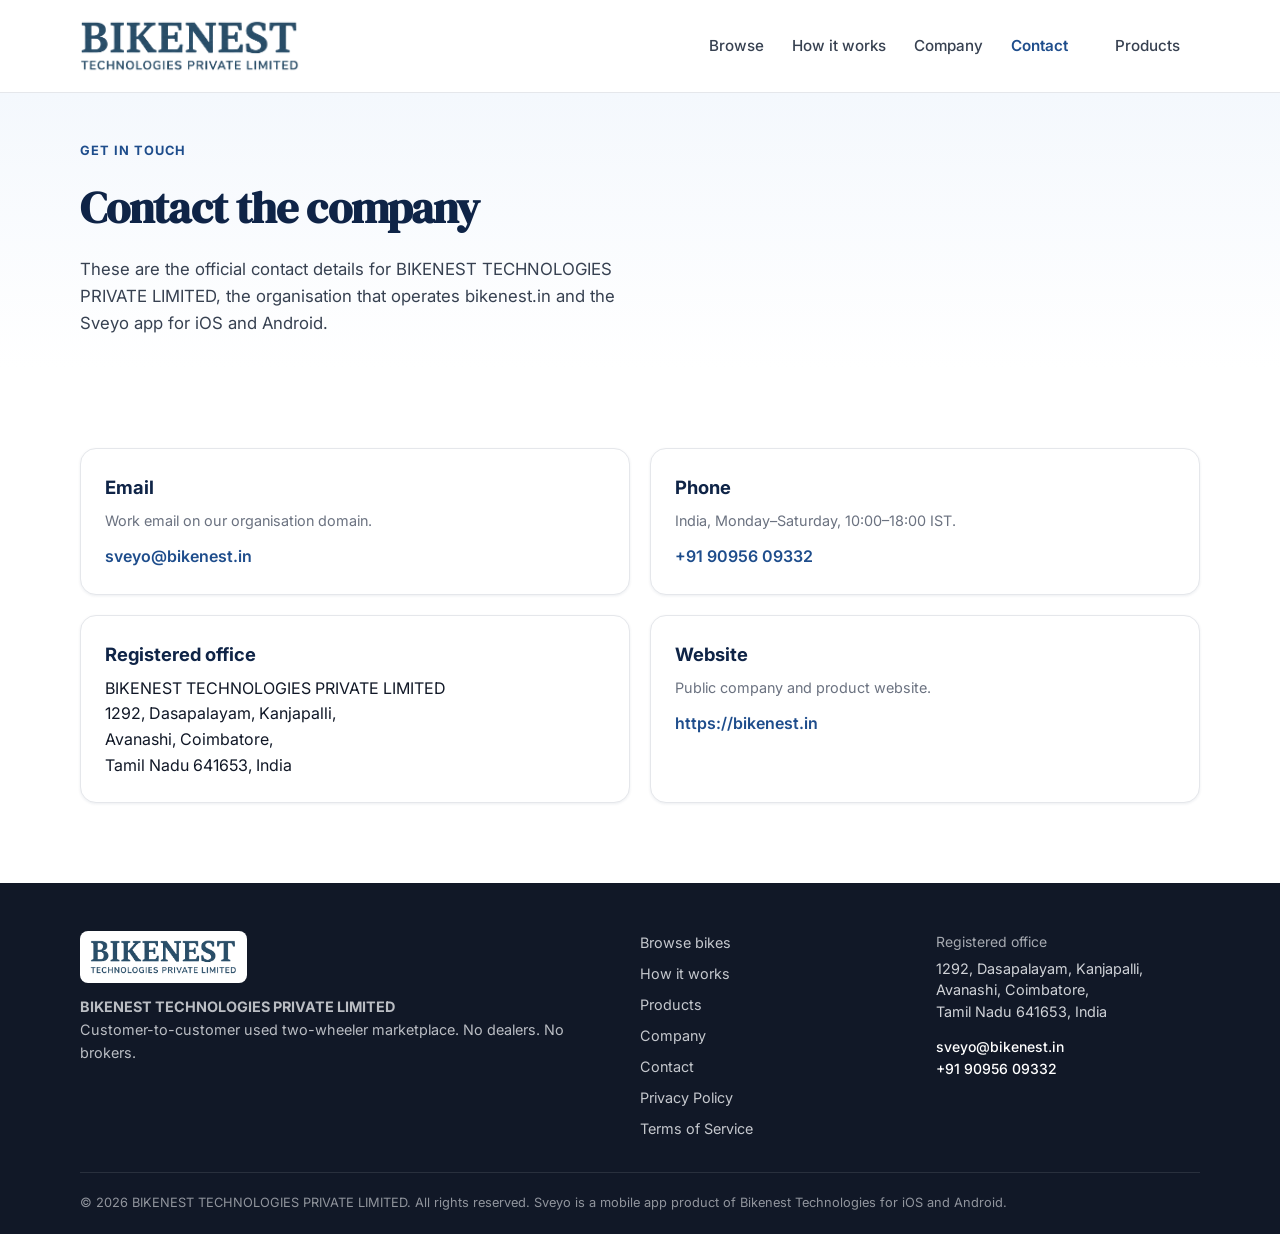
<file: contact.html>
<!DOCTYPE html>
<html lang="en">
<head>
  <meta charset="UTF-8">
  <meta name="viewport" content="width=device-width, initial-scale=1.0">
  <meta name="description" content="Contact BIKENEST TECHNOLOGIES PRIVATE LIMITED — email, phone, and registered office in Coimbatore, Tamil Nadu.">
  <title>Contact — Bikenest Technologies Private Limited</title>
  <link rel="preconnect" href="https://fonts.googleapis.com">
  <link rel="preconnect" href="https://fonts.gstatic.com" crossorigin>
  <link href="https://fonts.googleapis.com/css2?family=DM+Serif+Display:ital@0;1&family=Inter:wght@400;500;600;700&display=swap" rel="stylesheet">
  <link rel="stylesheet" href="css/styles.css">
  <link rel="icon" href="images/bikenest-favicon.png" type="image/png">
</head>
<body>
  <header class="site-header">
    <nav class="nav container" aria-label="Main navigation">
      <a href="index.html" class="logo" aria-label="Bikenest home">
        <img src="images/bikenest-technologies-logo.png" alt="BIKENEST TECHNOLOGIES PRIVATE LIMITED" class="logo-img">
      </a>

      <button class="nav-toggle" type="button" aria-expanded="false" aria-controls="nav-menu" aria-label="Open menu">
        <span></span>
        <span></span>
        <span></span>
      </button>

      <ul id="nav-menu" class="nav-links">
        <li><a href="browse.html">Browse</a></li>
        <li><a href="index.html#how-it-works">How it works</a></li>
        <li><a href="about.html">Company</a></li>
        <li><a href="contact.html" aria-current="page">Contact</a></li>
        <li><a href="index.html#products" class="btn btn-sm">Products</a></li>
      </ul>
    </nav>
  </header>

  <main>
    <section class="page-hero">
      <div class="container">
        <p class="eyebrow">Get in touch</p>
        <h1>Contact the company</h1>
        <p class="page-hero-lead">These are the official contact details for BIKENEST TECHNOLOGIES PRIVATE LIMITED, the organisation that operates bikenest.in and the Sveyo app for iOS and Android.</p>
      </div>
    </section>

    <section class="section">
      <div class="container contact-grid">
        <article class="contact-card">
          <h2>Email</h2>
          <p>Work email on our organisation domain.</p>
          <a href="mailto:sveyo@bikenest.in">sveyo@bikenest.in</a>
        </article>
        <article class="contact-card">
          <h2>Phone</h2>
          <p>India, Monday–Saturday, 10:00–18:00 IST.</p>
          <a href="tel:+919095609332">+91 90956 09332</a>
        </article>
        <article class="contact-card">
          <h2>Registered office</h2>
          <address>
            BIKENEST TECHNOLOGIES PRIVATE LIMITED<br>
            1292, Dasapalayam, Kanjapalli,<br>
            Avanashi, Coimbatore,<br>
            Tamil Nadu 641653, India
          </address>
        </article>
        <article class="contact-card">
          <h2>Website</h2>
          <p>Public company and product website.</p>
          <a href="https://bikenest.in">https://bikenest.in</a>
        </article>
      </div>
    </section>
  </main>

  <footer class="site-footer">
    <div class="container footer-grid">
      <div class="footer-brand">
        <a href="index.html" class="logo logo--footer">
          <img src="images/bikenest-technologies-logo.png" alt="BIKENEST TECHNOLOGIES PRIVATE LIMITED" class="logo-img">
        </a>
        <p><strong>BIKENEST TECHNOLOGIES PRIVATE LIMITED</strong></p>
        <p>Customer-to-customer used two-wheeler marketplace. No dealers. No brokers.</p>
      </div>
      <nav class="footer-nav" aria-label="Footer navigation">
        <a href="browse.html">Browse bikes</a>
        <a href="index.html#how-it-works">How it works</a>
        <a href="index.html#products">Products</a>
        <a href="about.html">Company</a>
        <a href="contact.html">Contact</a>
        <a href="privacy.html">Privacy Policy</a>
        <a href="terms.html">Terms of Service</a>
      </nav>
      <div class="footer-contact">
        <p>Registered office</p>
        <address>
          1292, Dasapalayam, Kanjapalli,<br>
          Avanashi, Coimbatore,<br>
          Tamil Nadu 641653, India
        </address>
        <p class="footer-contact-links">
          <a href="mailto:sveyo@bikenest.in">sveyo@bikenest.in</a><br>
          <a href="tel:+919095609332">+91 90956 09332</a>
        </p>
      </div>
    </div>
    <div class="footer-bottom container">
      <p>&copy; <span id="year"></span> BIKENEST TECHNOLOGIES PRIVATE LIMITED. All rights reserved. Sveyo is a mobile app product of Bikenest Technologies for iOS and Android.</p>
    </div>
  </footer>

  <script src="js/main.js"></script>
</body>
</html>
</file>
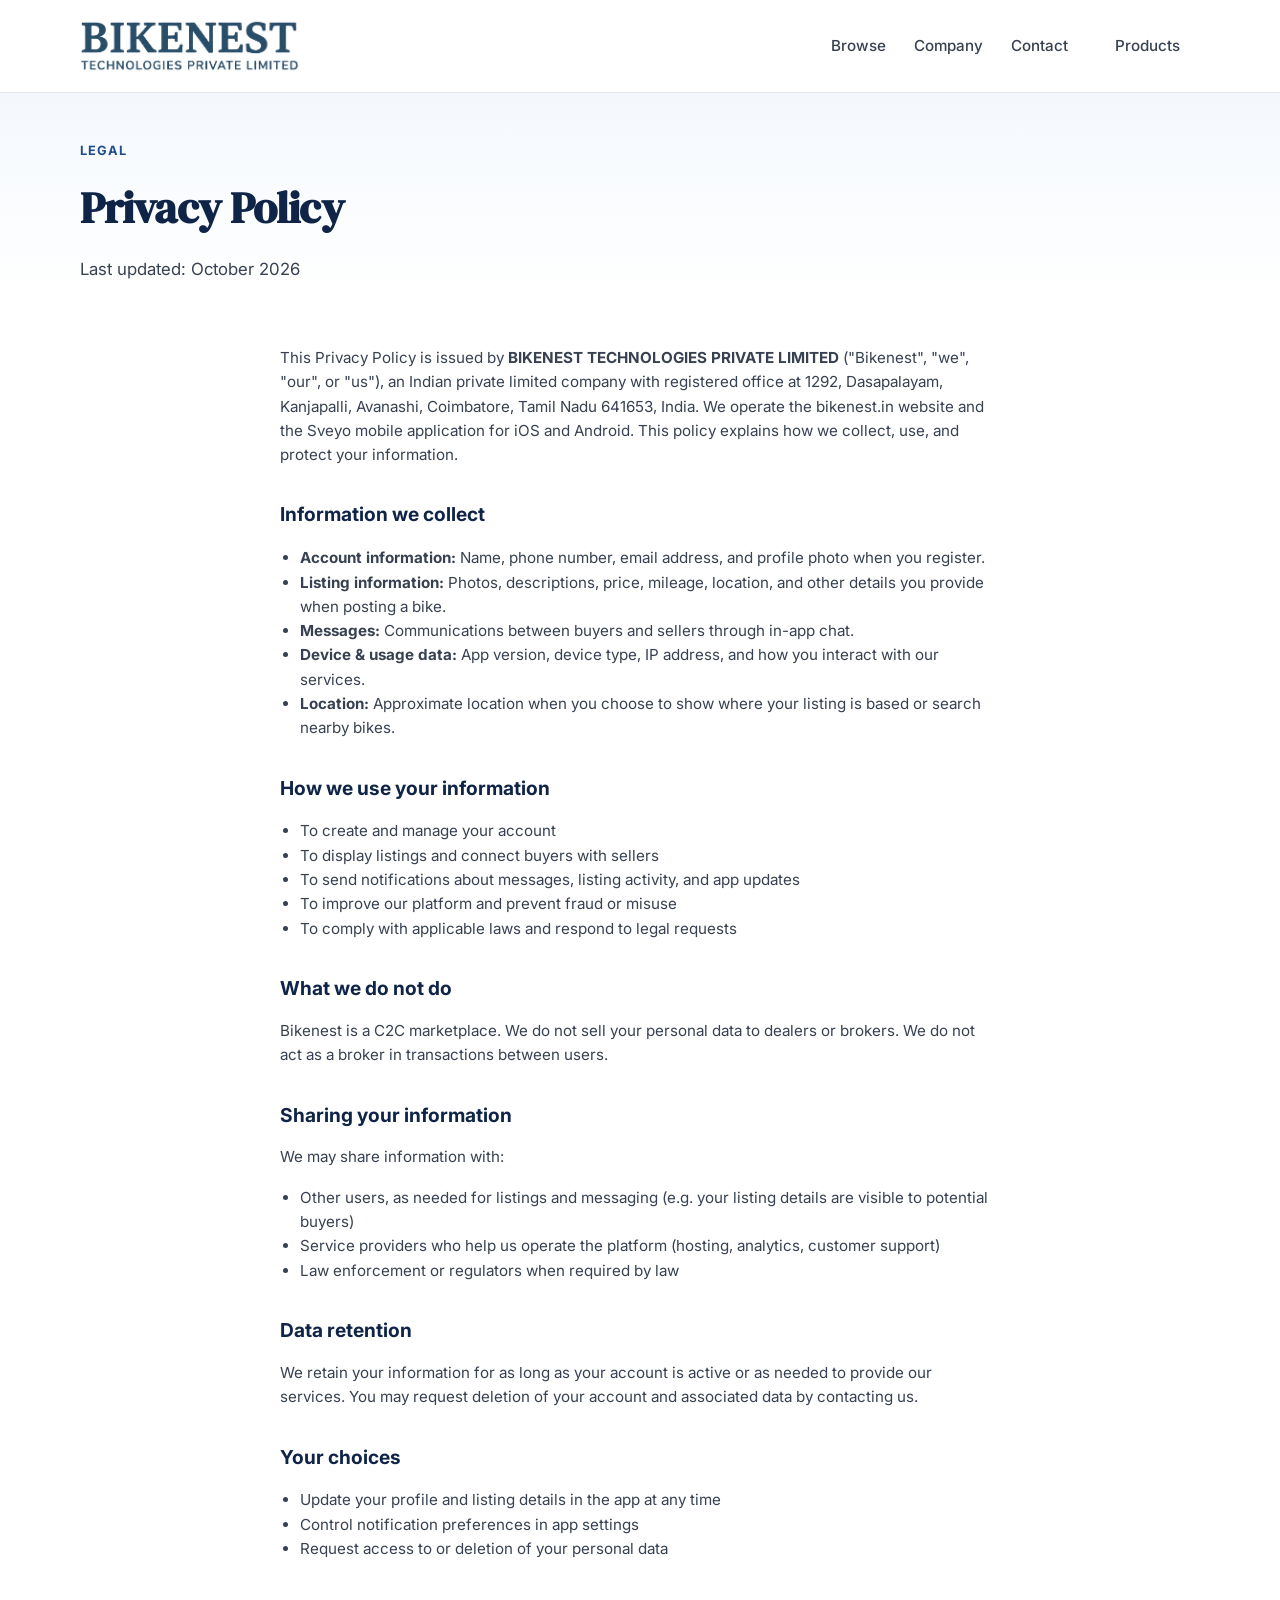
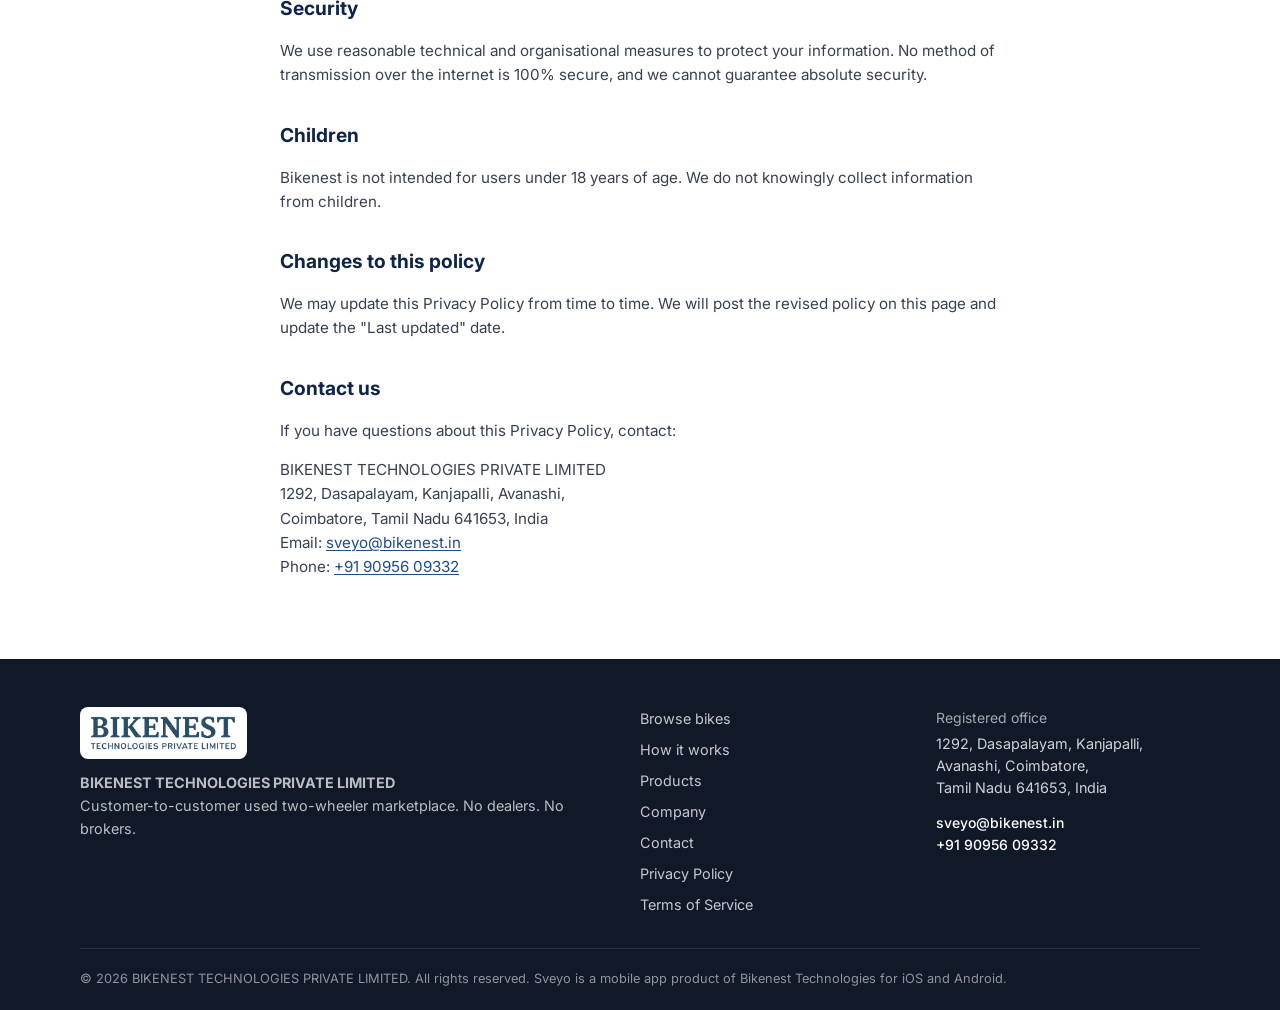
<file: privacy.html>
<!DOCTYPE html>
<html lang="en">
<head>
  <meta charset="UTF-8">
  <meta name="viewport" content="width=device-width, initial-scale=1.0">
  <meta name="description" content="Bikenest Privacy Policy — how we collect, use, and protect your information.">
  <title>Privacy Policy — Bikenest</title>
  <link rel="preconnect" href="https://fonts.googleapis.com">
  <link rel="preconnect" href="https://fonts.gstatic.com" crossorigin>
  <link href="https://fonts.googleapis.com/css2?family=DM+Serif+Display:ital@0;1&family=Inter:wght@400;500;600;700&display=swap" rel="stylesheet">
  <link rel="stylesheet" href="css/styles.css">
  <link rel="icon" href="images/bikenest-favicon.png" type="image/png">
</head>
<body>
  <header class="site-header">
    <nav class="nav container" aria-label="Main navigation">
      <a href="index.html" class="logo" aria-label="Bikenest home">
        <img src="images/bikenest-technologies-logo.png" alt="BIKENEST TECHNOLOGIES PRIVATE LIMITED" class="logo-img">
      </a>

      <button class="nav-toggle" type="button" aria-expanded="false" aria-controls="nav-menu" aria-label="Open menu">
        <span></span>
        <span></span>
        <span></span>
      </button>

      <ul id="nav-menu" class="nav-links">
        <li><a href="browse.html">Browse</a></li>
        <li><a href="about.html">Company</a></li>
        <li><a href="contact.html">Contact</a></li>
        <li><a href="index.html#products" class="btn btn-sm">Products</a></li>
      </ul>
    </nav>
  </header>

  <main>
    <section class="page-hero page-hero--legal">
      <div class="container">
        <p class="eyebrow">Legal</p>
        <h1>Privacy Policy</h1>
        <p class="page-hero-lead">Last updated: October 2026</p>
      </div>
    </section>

    <section class="section legal-content">
      <div class="container legal-prose">
        <p>This Privacy Policy is issued by <strong>BIKENEST TECHNOLOGIES PRIVATE LIMITED</strong> ("Bikenest", "we", "our", or "us"), an Indian private limited company with registered office at 1292, Dasapalayam, Kanjapalli, Avanashi, Coimbatore, Tamil Nadu 641653, India. We operate the bikenest.in website and the Sveyo mobile application for iOS and Android. This policy explains how we collect, use, and protect your information.</p>

        <h2>Information we collect</h2>
        <ul>
          <li><strong>Account information:</strong> Name, phone number, email address, and profile photo when you register.</li>
          <li><strong>Listing information:</strong> Photos, descriptions, price, mileage, location, and other details you provide when posting a bike.</li>
          <li><strong>Messages:</strong> Communications between buyers and sellers through in-app chat.</li>
          <li><strong>Device &amp; usage data:</strong> App version, device type, IP address, and how you interact with our services.</li>
          <li><strong>Location:</strong> Approximate location when you choose to show where your listing is based or search nearby bikes.</li>
        </ul>

        <h2>How we use your information</h2>
        <ul>
          <li>To create and manage your account</li>
          <li>To display listings and connect buyers with sellers</li>
          <li>To send notifications about messages, listing activity, and app updates</li>
          <li>To improve our platform and prevent fraud or misuse</li>
          <li>To comply with applicable laws and respond to legal requests</li>
        </ul>

        <h2>What we do not do</h2>
        <p>Bikenest is a C2C marketplace. We do not sell your personal data to dealers or brokers. We do not act as a broker in transactions between users.</p>

        <h2>Sharing your information</h2>
        <p>We may share information with:</p>
        <ul>
          <li>Other users, as needed for listings and messaging (e.g. your listing details are visible to potential buyers)</li>
          <li>Service providers who help us operate the platform (hosting, analytics, customer support)</li>
          <li>Law enforcement or regulators when required by law</li>
        </ul>

        <h2>Data retention</h2>
        <p>We retain your information for as long as your account is active or as needed to provide our services. You may request deletion of your account and associated data by contacting us.</p>

        <h2>Your choices</h2>
        <ul>
          <li>Update your profile and listing details in the app at any time</li>
          <li>Control notification preferences in app settings</li>
          <li>Request access to or deletion of your personal data</li>
        </ul>

        <h2>Security</h2>
        <p>We use reasonable technical and organisational measures to protect your information. No method of transmission over the internet is 100% secure, and we cannot guarantee absolute security.</p>

        <h2>Children</h2>
        <p>Bikenest is not intended for users under 18 years of age. We do not knowingly collect information from children.</p>

        <h2>Changes to this policy</h2>
        <p>We may update this Privacy Policy from time to time. We will post the revised policy on this page and update the "Last updated" date.</p>

        <h2>Contact us</h2>
        <p>If you have questions about this Privacy Policy, contact:</p>
        <p>
          BIKENEST TECHNOLOGIES PRIVATE LIMITED<br>
          1292, Dasapalayam, Kanjapalli, Avanashi,<br>
          Coimbatore, Tamil Nadu 641653, India<br>
          Email: <a href="mailto:sveyo@bikenest.in">sveyo@bikenest.in</a><br>
          Phone: <a href="tel:+919095609332">+91 90956 09332</a>
        </p>
      </div>
    </section>
  </main>

  <footer class="site-footer">
    <div class="container footer-grid">
      <div class="footer-brand">
        <a href="index.html" class="logo logo--footer">
          <img src="images/bikenest-technologies-logo.png" alt="BIKENEST TECHNOLOGIES PRIVATE LIMITED" class="logo-img">
        </a>
        <p><strong>BIKENEST TECHNOLOGIES PRIVATE LIMITED</strong></p>
        <p>Customer-to-customer used two-wheeler marketplace. No dealers. No brokers.</p>
      </div>
      <nav class="footer-nav" aria-label="Footer navigation">
        <a href="browse.html">Browse bikes</a>
        <a href="index.html#how-it-works">How it works</a>
        <a href="index.html#products">Products</a>
        <a href="about.html">Company</a>
        <a href="contact.html">Contact</a>
        <a href="privacy.html">Privacy Policy</a>
        <a href="terms.html">Terms of Service</a>
      </nav>
      <div class="footer-contact">
        <p>Registered office</p>
        <address>
          1292, Dasapalayam, Kanjapalli,<br>
          Avanashi, Coimbatore,<br>
          Tamil Nadu 641653, India
        </address>
        <p class="footer-contact-links">
          <a href="mailto:sveyo@bikenest.in">sveyo@bikenest.in</a><br>
          <a href="tel:+919095609332">+91 90956 09332</a>
        </p>
      </div>
    </div>
    <div class="footer-bottom container">
      <p>&copy; <span id="year"></span> BIKENEST TECHNOLOGIES PRIVATE LIMITED. All rights reserved. Sveyo is a mobile app product of Bikenest Technologies for iOS and Android.</p>
    </div>
  </footer>

  <script src="js/main.js"></script>
</body>
</html>
</file>
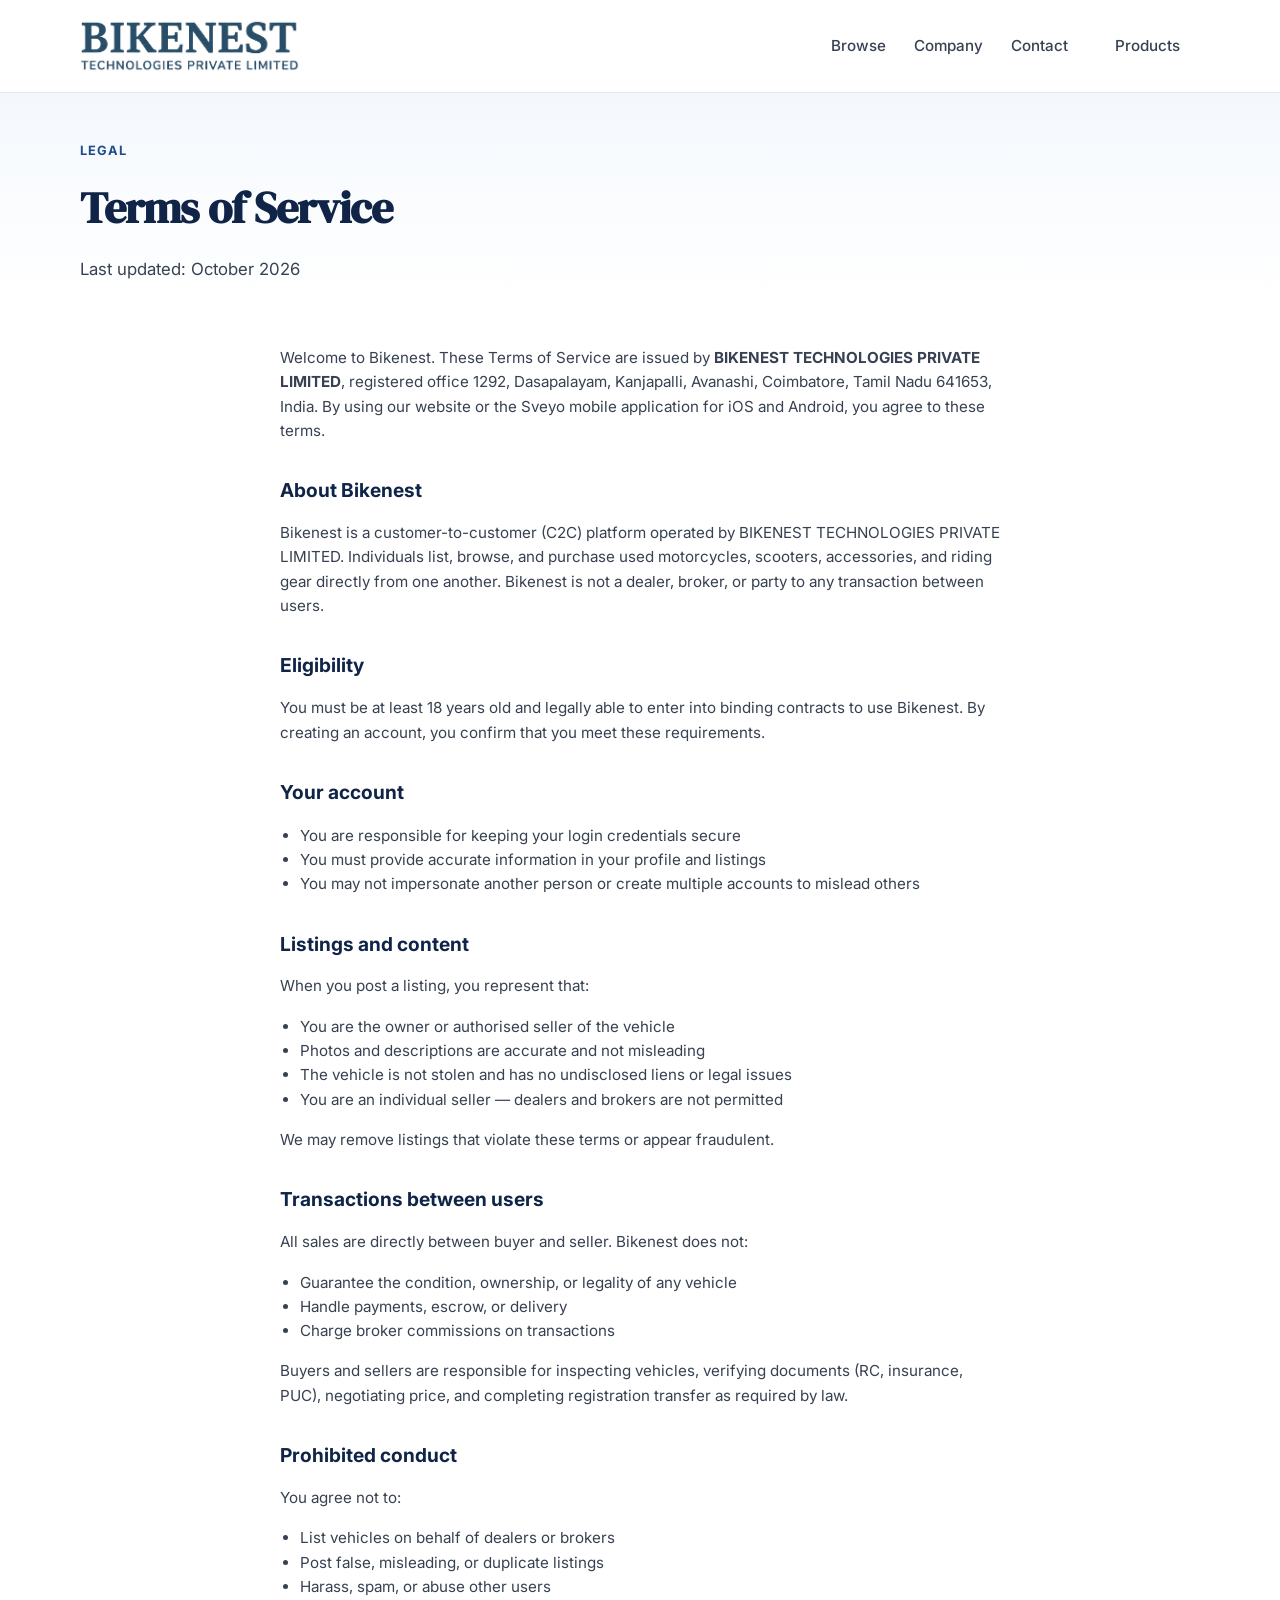
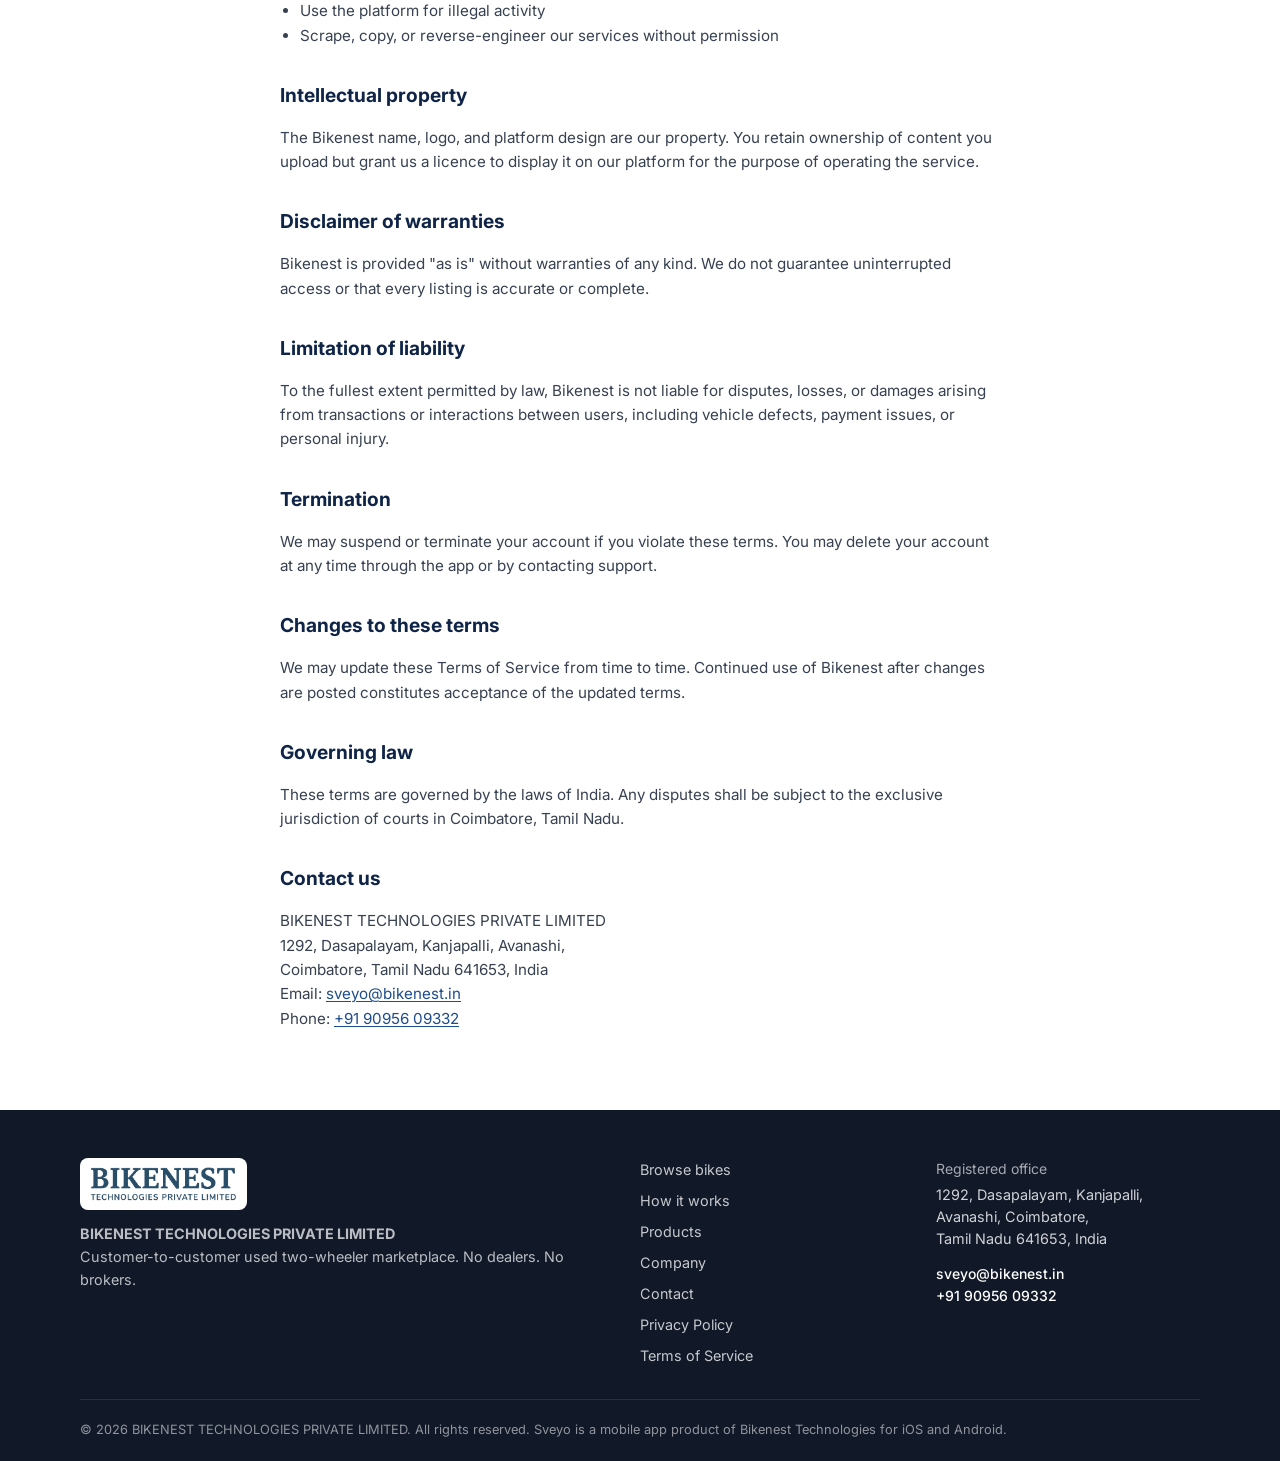
<file: terms.html>
<!DOCTYPE html>
<html lang="en">
<head>
  <meta charset="UTF-8">
  <meta name="viewport" content="width=device-width, initial-scale=1.0">
  <meta name="description" content="Bikenest Terms of Service — rules for using our C2C used bike marketplace.">
  <title>Terms of Service — Bikenest</title>
  <link rel="preconnect" href="https://fonts.googleapis.com">
  <link rel="preconnect" href="https://fonts.gstatic.com" crossorigin>
  <link href="https://fonts.googleapis.com/css2?family=DM+Serif+Display:ital@0;1&family=Inter:wght@400;500;600;700&display=swap" rel="stylesheet">
  <link rel="stylesheet" href="css/styles.css">
  <link rel="icon" href="images/bikenest-favicon.png" type="image/png">
</head>
<body>
  <header class="site-header">
    <nav class="nav container" aria-label="Main navigation">
      <a href="index.html" class="logo" aria-label="Bikenest home">
        <img src="images/bikenest-technologies-logo.png" alt="BIKENEST TECHNOLOGIES PRIVATE LIMITED" class="logo-img">
      </a>

      <button class="nav-toggle" type="button" aria-expanded="false" aria-controls="nav-menu" aria-label="Open menu">
        <span></span>
        <span></span>
        <span></span>
      </button>

      <ul id="nav-menu" class="nav-links">
        <li><a href="browse.html">Browse</a></li>
        <li><a href="about.html">Company</a></li>
        <li><a href="contact.html">Contact</a></li>
        <li><a href="index.html#products" class="btn btn-sm">Products</a></li>
      </ul>
    </nav>
  </header>

  <main>
    <section class="page-hero page-hero--legal">
      <div class="container">
        <p class="eyebrow">Legal</p>
        <h1>Terms of Service</h1>
        <p class="page-hero-lead">Last updated: October 2026</p>
      </div>
    </section>

    <section class="section legal-content">
      <div class="container legal-prose">
        <p>Welcome to Bikenest. These Terms of Service are issued by <strong>BIKENEST TECHNOLOGIES PRIVATE LIMITED</strong>, registered office 1292, Dasapalayam, Kanjapalli, Avanashi, Coimbatore, Tamil Nadu 641653, India. By using our website or the Sveyo mobile application for iOS and Android, you agree to these terms.</p>

        <h2>About Bikenest</h2>
        <p>Bikenest is a customer-to-customer (C2C) platform operated by BIKENEST TECHNOLOGIES PRIVATE LIMITED. Individuals list, browse, and purchase used motorcycles, scooters, accessories, and riding gear directly from one another. Bikenest is not a dealer, broker, or party to any transaction between users.</p>

        <h2>Eligibility</h2>
        <p>You must be at least 18 years old and legally able to enter into binding contracts to use Bikenest. By creating an account, you confirm that you meet these requirements.</p>

        <h2>Your account</h2>
        <ul>
          <li>You are responsible for keeping your login credentials secure</li>
          <li>You must provide accurate information in your profile and listings</li>
          <li>You may not impersonate another person or create multiple accounts to mislead others</li>
        </ul>

        <h2>Listings and content</h2>
        <p>When you post a listing, you represent that:</p>
        <ul>
          <li>You are the owner or authorised seller of the vehicle</li>
          <li>Photos and descriptions are accurate and not misleading</li>
          <li>The vehicle is not stolen and has no undisclosed liens or legal issues</li>
          <li>You are an individual seller — dealers and brokers are not permitted</li>
        </ul>
        <p>We may remove listings that violate these terms or appear fraudulent.</p>

        <h2>Transactions between users</h2>
        <p>All sales are directly between buyer and seller. Bikenest does not:</p>
        <ul>
          <li>Guarantee the condition, ownership, or legality of any vehicle</li>
          <li>Handle payments, escrow, or delivery</li>
          <li>Charge broker commissions on transactions</li>
        </ul>
        <p>Buyers and sellers are responsible for inspecting vehicles, verifying documents (RC, insurance, PUC), negotiating price, and completing registration transfer as required by law.</p>

        <h2>Prohibited conduct</h2>
        <p>You agree not to:</p>
        <ul>
          <li>List vehicles on behalf of dealers or brokers</li>
          <li>Post false, misleading, or duplicate listings</li>
          <li>Harass, spam, or abuse other users</li>
          <li>Use the platform for illegal activity</li>
          <li>Scrape, copy, or reverse-engineer our services without permission</li>
        </ul>

        <h2>Intellectual property</h2>
        <p>The Bikenest name, logo, and platform design are our property. You retain ownership of content you upload but grant us a licence to display it on our platform for the purpose of operating the service.</p>

        <h2>Disclaimer of warranties</h2>
        <p>Bikenest is provided "as is" without warranties of any kind. We do not guarantee uninterrupted access or that every listing is accurate or complete.</p>

        <h2>Limitation of liability</h2>
        <p>To the fullest extent permitted by law, Bikenest is not liable for disputes, losses, or damages arising from transactions or interactions between users, including vehicle defects, payment issues, or personal injury.</p>

        <h2>Termination</h2>
        <p>We may suspend or terminate your account if you violate these terms. You may delete your account at any time through the app or by contacting support.</p>

        <h2>Changes to these terms</h2>
        <p>We may update these Terms of Service from time to time. Continued use of Bikenest after changes are posted constitutes acceptance of the updated terms.</p>

        <h2>Governing law</h2>
        <p>These terms are governed by the laws of India. Any disputes shall be subject to the exclusive jurisdiction of courts in Coimbatore, Tamil Nadu.</p>

        <h2>Contact us</h2>
        <p>
          BIKENEST TECHNOLOGIES PRIVATE LIMITED<br>
          1292, Dasapalayam, Kanjapalli, Avanashi,<br>
          Coimbatore, Tamil Nadu 641653, India<br>
          Email: <a href="mailto:sveyo@bikenest.in">sveyo@bikenest.in</a><br>
          Phone: <a href="tel:+919095609332">+91 90956 09332</a>
        </p>
      </div>
    </section>
  </main>

  <footer class="site-footer">
    <div class="container footer-grid">
      <div class="footer-brand">
        <a href="index.html" class="logo logo--footer">
          <img src="images/bikenest-technologies-logo.png" alt="BIKENEST TECHNOLOGIES PRIVATE LIMITED" class="logo-img">
        </a>
        <p><strong>BIKENEST TECHNOLOGIES PRIVATE LIMITED</strong></p>
        <p>Customer-to-customer used two-wheeler marketplace. No dealers. No brokers.</p>
      </div>
      <nav class="footer-nav" aria-label="Footer navigation">
        <a href="browse.html">Browse bikes</a>
        <a href="index.html#how-it-works">How it works</a>
        <a href="index.html#products">Products</a>
        <a href="about.html">Company</a>
        <a href="contact.html">Contact</a>
        <a href="privacy.html">Privacy Policy</a>
        <a href="terms.html">Terms of Service</a>
      </nav>
      <div class="footer-contact">
        <p>Registered office</p>
        <address>
          1292, Dasapalayam, Kanjapalli,<br>
          Avanashi, Coimbatore,<br>
          Tamil Nadu 641653, India
        </address>
        <p class="footer-contact-links">
          <a href="mailto:sveyo@bikenest.in">sveyo@bikenest.in</a><br>
          <a href="tel:+919095609332">+91 90956 09332</a>
        </p>
      </div>
    </div>
    <div class="footer-bottom container">
      <p>&copy; <span id="year"></span> BIKENEST TECHNOLOGIES PRIVATE LIMITED. All rights reserved. Sveyo is a mobile app product of Bikenest Technologies for iOS and Android.</p>
    </div>
  </footer>

  <script src="js/main.js"></script>
</body>
</html>
</file>
<file: css/styles.css>
/* Bikenest — static landing page */

:root {
  --blue-900: #0f2447;
  --blue-800: #1a3a6e;
  --blue-700: #1e4d8c;
  --blue-600: #2563b5;
  --blue-100: #e8f0fb;
  --blue-50: #f4f8fd;
  --white: #ffffff;
  --gray-900: #111827;
  --gray-700: #374151;
  --gray-500: #6b7280;
  --gray-200: #e5e7eb;
  --gray-100: #f3f4f6;
  --shadow-sm: 0 1px 3px rgba(15, 36, 71, 0.08);
  --shadow-md: 0 8px 30px rgba(15, 36, 71, 0.12);
  --shadow-lg: 0 20px 50px rgba(15, 36, 71, 0.18);
  --radius: 16px;
  --radius-sm: 10px;
  --font-sans: "Inter", system-ui, -apple-system, sans-serif;
  --font-serif: "DM Serif Display", Georgia, serif;
  --header-height: 92px;
}

*,
*::before,
*::after {
  box-sizing: border-box;
}

html {
  scroll-behavior: smooth;
}

body {
  margin: 0;
  font-family: var(--font-sans);
  color: var(--gray-900);
  background: var(--white);
  line-height: 1.6;
  -webkit-font-smoothing: antialiased;
}

img {
  max-width: 100%;
  display: block;
}

a {
  color: inherit;
  text-decoration: none;
}

button {
  font: inherit;
  cursor: pointer;
}

.container {
  width: min(1120px, calc(100% - 2rem));
  margin-inline: auto;
}

/* Header */
.site-header {
  position: sticky;
  top: 0;
  z-index: 100;
  background: var(--white);
  border-bottom: 1px solid var(--gray-200);
}

.nav {
  display: flex;
  align-items: center;
  justify-content: space-between;
  min-height: var(--header-height);
  gap: 1rem;
}

.logo {
  display: inline-flex;
  align-items: center;
}

.logo-img {
  display: block;
  height: 56px;
  width: auto;
  max-width: min(360px, 78vw);
  object-fit: contain;
  background: var(--white);
}

.nav-links {
  display: flex;
  align-items: center;
  gap: 1.75rem;
  list-style: none;
  margin: 0;
  padding: 0;
}

.nav-links a {
  font-size: 0.95rem;
  font-weight: 500;
  color: var(--gray-700);
  transition: color 0.2s;
}

.nav-links a:hover {
  color: var(--blue-700);
}

.nav-toggle {
  display: none;
  flex-direction: column;
  gap: 5px;
  padding: 0.5rem;
  border: none;
  background: transparent;
}

.nav-toggle span {
  display: block;
  width: 22px;
  height: 2px;
  background: var(--blue-800);
  border-radius: 2px;
  transition: transform 0.2s, opacity 0.2s;
}

/* Buttons */
.btn {
  display: inline-flex;
  align-items: center;
  justify-content: center;
  padding: 0.85rem 1.5rem;
  border-radius: 999px;
  font-weight: 600;
  font-size: 0.95rem;
  border: 2px solid transparent;
  transition: transform 0.15s, box-shadow 0.15s, background 0.15s;
}

.btn:hover {
  transform: translateY(-1px);
}

.btn-primary {
  background: var(--blue-800);
  color: var(--white);
  box-shadow: var(--shadow-sm);
}

.btn-primary:hover {
  background: var(--blue-700);
  box-shadow: var(--shadow-md);
}

.btn-outline {
  background: var(--white);
  color: var(--blue-800);
  border-color: var(--blue-800);
}

.btn-outline:hover {
  background: var(--blue-50);
}

.btn-sm {
  padding: 0.55rem 1.1rem;
  font-size: 0.875rem;
}

/* Store badges */
.store-badge {
  display: inline-flex;
  align-items: center;
  gap: 0.65rem;
  padding: 0.65rem 1rem;
  border-radius: var(--radius-sm);
  background: var(--gray-900);
  color: var(--white);
  min-width: 160px;
  transition: transform 0.15s, opacity 0.15s;
}

.store-badge:hover {
  transform: translateY(-2px);
  opacity: 0.92;
}

.store-badge svg {
  width: 28px;
  height: 28px;
  fill: currentColor;
  flex-shrink: 0;
}

.store-badge span {
  display: flex;
  flex-direction: column;
  line-height: 1.15;
  font-weight: 600;
  font-size: 1rem;
}

.store-badge small {
  font-size: 0.65rem;
  font-weight: 400;
  opacity: 0.85;
}

.store-badge--light {
  background: var(--white);
  color: var(--gray-900);
  border: 1px solid rgba(255, 255, 255, 0.2);
}

.store-badge--soon {
  cursor: default;
  opacity: 0.88;
}

.store-badge--soon:hover {
  transform: none;
  opacity: 0.88;
}

/* Hero */
.hero {
  padding: 3rem 0 4rem;
  background:
    radial-gradient(circle at 80% 20%, rgba(37, 99, 181, 0.08), transparent 45%),
    linear-gradient(180deg, var(--blue-50) 0%, var(--white) 100%);
}

.hero-grid {
  display: grid;
  grid-template-columns: 1fr 1fr;
  gap: 3rem;
  align-items: center;
}

.eyebrow {
  margin: 0 0 0.75rem;
  font-size: 0.8rem;
  font-weight: 700;
  letter-spacing: 0.08em;
  text-transform: uppercase;
  color: var(--blue-700);
}

.eyebrow--light {
  color: rgba(255, 255, 255, 0.75);
}

.hero-content h1 {
  margin: 0 0 1rem;
  font-family: var(--font-serif);
  font-size: clamp(2.25rem, 4vw, 3.25rem);
  line-height: 1.1;
  letter-spacing: -0.02em;
  color: var(--blue-900);
}

.hero-content .highlight {
  color: var(--blue-700);
}

.hero-lead {
  margin: 0 0 1.75rem;
  font-size: 1.05rem;
  color: var(--gray-700);
  max-width: 34rem;
}

.hero-actions {
  display: flex;
  flex-wrap: wrap;
  gap: 0.75rem;
  margin-bottom: 1.75rem;
}

.hero-badges {
  display: flex;
  flex-wrap: wrap;
  gap: 0.75rem;
}

.hero-visual {
  position: relative;
}

.hero-showcase {
  position: relative;
  min-height: 480px;
  border-radius: 24px;
  overflow: hidden;
  box-shadow: var(--shadow-lg);
  background: var(--blue-100);
}

.hero-showcase-bg {
  width: 100%;
  height: 100%;
  min-height: 480px;
  object-fit: cover;
  display: block;
}

.hero-phone {
  position: absolute;
  width: 38%;
  max-width: 200px;
  filter: drop-shadow(0 20px 40px rgba(15, 36, 71, 0.25));
  border-radius: 20px;
}

.hero-phone--front {
  right: 8%;
  top: 12%;
  z-index: 2;
  transform: rotate(2deg);
}

.hero-phone--back {
  right: 32%;
  bottom: 8%;
  z-index: 3;
  width: 42%;
  max-width: 220px;
  transform: rotate(-4deg);
}

/* Trust bar */
.trust-bar {
  padding: 1.5rem 0;
  border-block: 1px solid var(--gray-200);
  background: var(--white);
}

.trust-grid {
  display: grid;
  grid-template-columns: repeat(4, 1fr);
  gap: 1.5rem;
}

.trust-grid article {
  text-align: center;
}

.trust-grid strong {
  display: block;
  font-size: 1rem;
  color: var(--blue-800);
  margin-bottom: 0.2rem;
}

.trust-grid span {
  font-size: 0.875rem;
  color: var(--gray-500);
}

/* Pan-India / C2C reach */
.reach {
  background: linear-gradient(180deg, var(--blue-50) 0%, var(--white) 100%);
}

.reach-grid {
  display: grid;
  grid-template-columns: repeat(2, minmax(0, 1fr));
  gap: 1.5rem;
  align-items: start;
}

.reach-card {
  display: flex;
  flex-direction: column;
  height: auto;
  margin: 0;
  background: var(--white);
  border-radius: var(--radius);
  overflow: hidden;
  border: 1px solid var(--gray-200);
  box-shadow: var(--shadow-md);
}

.reach-card img {
  display: block;
  width: 100%;
  height: auto;
  object-fit: contain;
}

.reach-card--product img {
  aspect-ratio: 1 / 1;
  object-fit: cover;
  object-position: center 60%;
}

.reach-card figcaption {
  padding: 1.25rem 1.5rem 1.5rem;
  border-top: 1px solid var(--gray-200);
}

.reach-card h3 {
  margin: 0 0 0.35rem;
  font-size: 1.1rem;
  color: var(--blue-900);
}

.reach-card p {
  margin: 0;
  font-size: 0.925rem;
  color: var(--gray-700);
}

/* Sections */
.section {
  padding: 5rem 0;
}

.section-head {
  margin-bottom: 2.5rem;
}

.section-head--center {
  text-align: center;
}

.section-head--center .section-lead {
  margin-inline: auto;
}

.section-head h2 {
  margin: 0;
  font-family: var(--font-serif);
  font-size: clamp(1.75rem, 3vw, 2.5rem);
  color: var(--blue-900);
  letter-spacing: -0.02em;
}

.section-lead {
  margin: 0.75rem 0 0;
  color: var(--gray-700);
  max-width: 32rem;
}

/* Steps */
.steps {
  display: grid;
  grid-template-columns: repeat(4, 1fr);
  gap: 1.5rem;
  list-style: none;
  margin: 0;
  padding: 0;
  counter-reset: none;
}

.steps li {
  background: var(--white);
  border: 1px solid var(--gray-200);
  border-radius: var(--radius);
  padding: 1.5rem;
  box-shadow: var(--shadow-sm);
}

.step-num {
  display: inline-flex;
  align-items: center;
  justify-content: center;
  width: 2rem;
  height: 2rem;
  border-radius: 50%;
  background: var(--blue-100);
  color: var(--blue-800);
  font-weight: 700;
  font-size: 0.875rem;
  margin-bottom: 0.75rem;
}

.steps h3 {
  margin: 0 0 0.5rem;
  font-size: 1.05rem;
  color: var(--blue-900);
}

.steps p {
  margin: 0;
  font-size: 0.9rem;
  color: var(--gray-700);
}

.how-it-works {
  background: var(--gray-100);
}

/* Features */
.features-grid {
  display: grid;
  grid-template-columns: 1fr 1fr;
  gap: 3rem;
  align-items: start;
}

.feature-cards {
  display: grid;
  grid-template-columns: 1fr 1fr;
  gap: 1rem;
}

.feature-card {
  padding: 1.25rem;
  border-radius: var(--radius);
  border: 1px solid var(--gray-200);
  background: var(--white);
  transition: box-shadow 0.2s, transform 0.2s;
}

.feature-card:hover {
  box-shadow: var(--shadow-md);
  transform: translateY(-2px);
}

.feature-icon {
  display: inline-flex;
  align-items: center;
  justify-content: center;
  width: 2.5rem;
  height: 2.5rem;
  border-radius: 10px;
  background: var(--blue-100);
  color: var(--blue-800);
  margin-bottom: 0.75rem;
}

.feature-card h3 {
  margin: 0 0 0.4rem;
  font-size: 1rem;
  color: var(--blue-900);
}

.feature-card p {
  margin: 0;
  font-size: 0.875rem;
  color: var(--gray-700);
}

/* App mockup in features */
.listing-preview {
  display: flex;
  align-items: center;
  justify-content: center;
}

.app-mockup-img {
  width: min(280px, 100%);
  filter: drop-shadow(0 24px 48px rgba(15, 36, 71, 0.2));
  border-radius: 24px;
}

/* App showcase section */
.app-showcase {
  background: var(--white);
  border-block: 1px solid var(--gray-200);
}

.app-showcase-grid {
  display: grid;
  grid-template-columns: 1fr 1.1fr;
  gap: 3rem;
  align-items: center;
}

.app-showcase-copy h2 {
  margin: 0 0 0.75rem;
  font-family: var(--font-serif);
  font-size: clamp(1.75rem, 3vw, 2.5rem);
  color: var(--blue-900);
  letter-spacing: -0.02em;
}

.app-showcase-list {
  margin: 1.5rem 0 0;
  padding: 0;
  list-style: none;
}

.app-showcase-list li {
  position: relative;
  padding-left: 1.5rem;
  margin-bottom: 0.65rem;
  color: var(--gray-700);
  font-size: 0.95rem;
}

.app-showcase-list li::before {
  content: "";
  position: absolute;
  left: 0;
  top: 0.55rem;
  width: 8px;
  height: 8px;
  border-radius: 50%;
  background: var(--blue-700);
}

.app-showcase-phones {
  position: relative;
  min-height: 420px;
  display: flex;
  align-items: center;
  justify-content: center;
}

.showcase-phone {
  position: absolute;
  width: 46%;
  max-width: 240px;
  filter: drop-shadow(0 20px 40px rgba(15, 36, 71, 0.18));
  border-radius: 24px;
}

.showcase-phone--left {
  left: 8%;
  top: 5%;
  transform: rotate(-6deg);
  z-index: 1;
}

.showcase-phone--right {
  right: 8%;
  bottom: 5%;
  transform: rotate(4deg);
  z-index: 2;
}

/* Testimonials */
.stories {
  background: var(--blue-50);
}

.testimonial-grid {
  display: grid;
  grid-template-columns: 1fr 1fr;
  gap: 1.5rem;
}

.testimonial-card {
  position: relative;
  min-height: 460px;
  border-radius: var(--radius);
  overflow: hidden;
  box-shadow: var(--shadow-md);
}

.testimonial-photo {
  position: absolute;
  inset: 0;
  width: 100%;
  height: 100%;
  object-fit: cover;
}

.testimonial-content {
  position: absolute;
  inset: 0;
  display: flex;
  flex-direction: column;
  justify-content: flex-end;
  padding: 2rem;
  color: var(--white);
  background: linear-gradient(to top, rgba(0, 0, 0, 0.88) 0%, rgba(0, 0, 0, 0.35) 50%, transparent 100%);
  z-index: 1;
}

.testimonial-tag {
  display: inline-block;
  padding: 0.35rem 0.75rem;
  border-radius: 999px;
  background: rgba(255, 255, 255, 0.2);
  backdrop-filter: blur(4px);
  font-size: 0.8rem;
  font-weight: 500;
  margin-bottom: 0.75rem;
}

.testimonial-card h3 {
  margin: 0 0 0.75rem;
  font-family: var(--font-serif);
  font-size: clamp(1.35rem, 2.5vw, 1.75rem);
  line-height: 1.2;
}

.testimonial-content blockquote {
  margin: 0;
  font-size: 0.95rem;
  line-height: 1.55;
  opacity: 0.95;
}

.price {
  font-weight: 700;
  color: var(--blue-800);
  font-size: 1.1rem;
}

.mileage {
  color: var(--gray-500);
  font-size: 0.9rem;
}

/* Download */
.download {
  background: linear-gradient(135deg, var(--blue-900) 0%, var(--blue-700) 100%);
  color: var(--white);
}

.download-grid {
  display: grid;
  grid-template-columns: 1fr 1fr;
  gap: 3rem;
  align-items: center;
}

.download-content h2 {
  margin: 0 0 1rem;
  font-family: var(--font-serif);
  font-size: clamp(2rem, 3.5vw, 2.75rem);
  letter-spacing: -0.02em;
}

.download-lead {
  margin: 0 0 2rem;
  font-size: 1.05rem;
  opacity: 0.9;
  max-width: 28rem;
}

.download-badges {
  display: flex;
  flex-wrap: wrap;
  gap: 0.75rem;
}

.download-image {
  width: 100%;
  height: 100%;
  min-height: 280px;
  object-fit: contain;
  border-radius: var(--radius);
  box-shadow: var(--shadow-lg);
}

/* Footer */
.site-footer {
  background: var(--gray-900);
  color: var(--gray-200);
  padding-top: 3rem;
}

.footer-grid {
  display: grid;
  grid-template-columns: 2fr 1fr 1fr;
  gap: 2rem;
  padding-bottom: 2rem;
}

.logo--footer {
  margin-bottom: 0.75rem;
}

.logo--footer .logo-img {
  height: 52px;
  max-width: min(320px, 85vw);
  padding: 0.45rem 0.6rem;
  background: var(--white);
  border-radius: 8px;
}

.footer-brand p {
  margin: 0;
  font-size: 0.9rem;
  opacity: 0.8;
}

.footer-nav {
  display: flex;
  flex-direction: column;
  gap: 0.5rem;
}

.footer-nav a {
  font-size: 0.9rem;
  opacity: 0.85;
  transition: opacity 0.2s;
}

.footer-nav a:hover {
  opacity: 1;
}

.footer-contact p {
  margin: 0 0 0.25rem;
  font-size: 0.875rem;
  opacity: 0.7;
}

.footer-contact address {
  margin: 0 0 0.85rem;
  font-style: normal;
  font-size: 0.9rem;
  line-height: 1.5;
  opacity: 0.9;
}

.footer-contact a {
  color: var(--white);
  font-weight: 500;
}

.footer-contact-links {
  opacity: 1 !important;
}

.footer-bottom {
  border-top: 1px solid rgba(255, 255, 255, 0.1);
  padding: 1.25rem 0;
}

.footer-bottom p {
  margin: 0;
  font-size: 0.8rem;
  opacity: 0.6;
}

/* Responsive */
@media (max-width: 960px) {
  .hero-grid,
  .features-grid,
  .download-grid,
  .app-showcase-grid,
  .product-card,
  .reach-grid {
    grid-template-columns: 1fr;
  }

  .hero-showcase {
    min-height: 380px;
  }

  .hero-showcase-bg {
    min-height: 380px;
  }

  .hero-phone--front {
    right: 5%;
    width: 42%;
  }

  .hero-phone--back {
    right: 28%;
    width: 46%;
  }

  .app-showcase-phones {
    min-height: 360px;
  }

  .hero-visual {
    order: -1;
  }

  .steps,
  .trust-grid {
    grid-template-columns: repeat(2, 1fr);
  }

  .footer-grid {
    grid-template-columns: 1fr 1fr;
  }
}

@media (max-width: 720px) {
  :root {
    --header-height: 80px;
  }

  .logo-img {
    height: 44px;
  }

  .nav-toggle {
    display: flex;
  }

  .nav-links {
    position: fixed;
    inset: var(--header-height) 0 auto 0;
    flex-direction: column;
    align-items: stretch;
    padding: 1.5rem;
    background: var(--white);
    border-bottom: 1px solid var(--gray-200);
    box-shadow: var(--shadow-md);
    transform: translateY(-120%);
    opacity: 0;
    pointer-events: none;
    transition: transform 0.25s, opacity 0.25s;
  }

  .nav-links.is-open {
    transform: translateY(0);
    opacity: 1;
    pointer-events: auto;
  }

  .nav-links .btn-sm {
    text-align: center;
  }

  .nav-toggle[aria-expanded="true"] span:nth-child(1) {
    transform: translateY(7px) rotate(45deg);
  }

  .nav-toggle[aria-expanded="true"] span:nth-child(2) {
    opacity: 0;
  }

  .nav-toggle[aria-expanded="true"] span:nth-child(3) {
    transform: translateY(-7px) rotate(-45deg);
  }

  .steps,
  .trust-grid,
  .feature-cards,
  .testimonial-grid,
  .footer-grid {
    grid-template-columns: 1fr;
  }

  .testimonial-card {
    min-height: 380px;
  }

  .showcase-phone {
    width: 52%;
  }

  .hero {
    padding-top: 2rem;
  }

  .filter-row {
    flex-direction: column;
    align-items: stretch;
  }

  .app-cta-inner {
    flex-direction: column;
    text-align: center;
  }

  .app-cta-actions {
    justify-content: center;
  }
}

/* Utility */
.sr-only {
  position: absolute;
  width: 1px;
  height: 1px;
  padding: 0;
  margin: -1px;
  overflow: hidden;
  clip: rect(0, 0, 0, 0);
  white-space: nowrap;
  border: 0;
}

.is-hidden {
  display: none !important;
}

.nav-links a[aria-current="page"] {
  color: var(--blue-700);
  font-weight: 600;
}

/* Page hero (inner pages) */
.page-hero {
  padding: 3rem 0 2rem;
  background: linear-gradient(180deg, var(--blue-50) 0%, var(--white) 100%);
}

.page-hero h1 {
  margin: 0 0 0.75rem;
  font-family: var(--font-serif);
  font-size: clamp(2rem, 4vw, 2.75rem);
  color: var(--blue-900);
  letter-spacing: -0.02em;
}

.page-hero-lead {
  margin: 0;
  color: var(--gray-700);
  max-width: 36rem;
  font-size: 1.05rem;
}

.page-hero--legal {
  padding-bottom: 1rem;
}

/* Browse page */
.browse-toolbar {
  position: sticky;
  top: var(--header-height);
  z-index: 50;
  background: rgba(255, 255, 255, 0.95);
  backdrop-filter: blur(10px);
  border-bottom: 1px solid var(--gray-200);
  padding: 1rem 0;
}

.browse-toolbar-inner {
  display: flex;
  flex-direction: column;
  gap: 1rem;
}

.search-field {
  display: flex;
  align-items: center;
  gap: 0.75rem;
  padding: 0.75rem 1rem;
  border: 1px solid var(--gray-200);
  border-radius: var(--radius-sm);
  background: var(--white);
  color: var(--gray-500);
}

.search-field input {
  flex: 1;
  border: none;
  outline: none;
  font: inherit;
  color: var(--gray-900);
  background: transparent;
}

.filter-row {
  display: flex;
  flex-wrap: wrap;
  align-items: center;
  justify-content: space-between;
  gap: 1rem;
}

.filter-chips {
  display: flex;
  flex-wrap: wrap;
  gap: 0.5rem;
}

.filter-chip {
  padding: 0.45rem 0.9rem;
  border-radius: 999px;
  border: 1px solid var(--gray-200);
  background: var(--white);
  color: var(--gray-700);
  font-size: 0.85rem;
  font-weight: 500;
  transition: background 0.15s, border-color 0.15s, color 0.15s;
}

.filter-chip:hover {
  border-color: var(--blue-600);
  color: var(--blue-800);
}

.filter-chip.is-active {
  background: var(--blue-800);
  border-color: var(--blue-800);
  color: var(--white);
}

.select-field select {
  padding: 0.55rem 2rem 0.55rem 0.85rem;
  border: 1px solid var(--gray-200);
  border-radius: var(--radius-sm);
  background: var(--white);
  font: inherit;
  color: var(--gray-700);
  cursor: pointer;
}

.browse-section {
  padding-top: 2rem;
  padding-bottom: 3rem;
}

.browse-count {
  margin: 0 0 1.25rem;
  font-size: 0.9rem;
  color: var(--gray-500);
}

.listing-grid {
  display: grid;
  grid-template-columns: repeat(3, 1fr);
  gap: 1.25rem;
}

.bike-card {
  border: 1px solid var(--gray-200);
  border-radius: var(--radius);
  overflow: hidden;
  background: var(--white);
  box-shadow: var(--shadow-sm);
  transition: transform 0.2s, box-shadow 0.2s;
}

.bike-card:hover {
  transform: translateY(-3px);
  box-shadow: var(--shadow-md);
}

.bike-card-image {
  width: 100%;
  height: 200px;
  object-fit: cover;
  display: block;
  background: var(--gray-100);
}

.bike-card-body {
  padding: 1rem 1.1rem 1.15rem;
}

.bike-card-body h2 {
  margin: 0 0 0.45rem;
  font-size: 1rem;
  font-weight: 600;
  color: var(--blue-900);
}

.bike-card-meta {
  display: flex;
  gap: 0.85rem;
  margin-bottom: 0.35rem;
}

.bike-card-location {
  margin: 0 0 0.65rem;
  font-size: 0.85rem;
  color: var(--gray-500);
}

.bike-card-tag {
  display: inline-block;
  padding: 0.2rem 0.55rem;
  border-radius: 999px;
  background: var(--blue-100);
  color: var(--blue-800);
  font-size: 0.72rem;
  font-weight: 600;
  text-transform: uppercase;
  letter-spacing: 0.04em;
}

.browse-empty {
  text-align: center;
  padding: 2rem;
  color: var(--gray-500);
}

.app-cta-banner {
  background: var(--blue-900);
  color: var(--white);
  padding: 2.5rem 0;
}

.app-cta-inner {
  display: flex;
  align-items: center;
  justify-content: space-between;
  gap: 2rem;
}

.app-cta-inner h2 {
  margin: 0 0 0.35rem;
  font-family: var(--font-serif);
  font-size: 1.75rem;
}

.app-cta-inner p {
  margin: 0;
  opacity: 0.88;
}

.app-cta-actions {
  display: flex;
  flex-wrap: wrap;
  gap: 0.75rem;
  align-items: center;
}

/* Legal pages */
.legal-content {
  padding-top: 2rem;
  padding-bottom: 4rem;
}

.legal-prose {
  max-width: 720px;
}

.legal-prose h2 {
  margin: 2rem 0 0.75rem;
  font-size: 1.2rem;
  color: var(--blue-900);
}

.legal-prose p,
.legal-prose li {
  color: var(--gray-700);
  font-size: 0.95rem;
}

.legal-prose ul {
  padding-left: 1.25rem;
}

.legal-prose a {
  color: var(--blue-700);
  text-decoration: underline;
  text-underline-offset: 2px;
}

.browse-note {
  margin: 0 0 0.5rem;
  font-size: 0.9rem;
  color: var(--blue-800);
  font-weight: 600;
}

.company-intro-copy {
  max-width: 46rem;
}

.company-intro-copy p {
  margin: 0 0 1rem;
  color: var(--gray-700);
  font-size: 1.05rem;
}

.company-intro-copy a {
  color: var(--blue-700);
  font-weight: 600;
}

.product-card {
  display: grid;
  grid-template-columns: 1fr 1fr;
  gap: 3rem;
  align-items: center;
}

.product-card h3 {
  margin: 0 0 1rem;
  font-family: var(--font-serif);
  font-size: clamp(2rem, 3.5vw, 2.75rem);
  color: var(--blue-900);
  letter-spacing: -0.02em;
}

.product-download {
  margin-top: 1.5rem;
}

.product-platforms {
  display: flex;
  flex-wrap: wrap;
  gap: 0.5rem;
  margin: 1.25rem 0 0;
}

.product-platforms span {
  padding: 0.3rem 0.8rem;
  border-radius: 999px;
  background: var(--blue-100);
  color: var(--blue-800);
  font-size: 0.8rem;
  font-weight: 600;
}

.company-identity {
  background: var(--blue-50);
}

.company-identity-inner .section-head {
  margin-bottom: 1.5rem;
}

.company-identity-links {
  margin: 1.5rem 0 0;
  font-weight: 600;
}

.company-identity-links a {
  color: var(--blue-700);
}

.fact-grid {
  display: grid;
  grid-template-columns: repeat(2, 1fr);
  gap: 1.25rem 2rem;
  margin: 0;
}

.fact-grid div {
  padding: 1.1rem 1.2rem;
  background: var(--white);
  border: 1px solid var(--gray-200);
  border-radius: var(--radius-sm);
}

.fact-grid dt {
  margin: 0 0 0.35rem;
  font-size: 0.75rem;
  font-weight: 700;
  letter-spacing: 0.06em;
  text-transform: uppercase;
  color: var(--blue-700);
}

.fact-grid dd {
  margin: 0;
  font-size: 0.98rem;
  color: var(--gray-900);
}

.fact-grid a {
  color: var(--blue-700);
  font-weight: 600;
}

.fact-grid--compact {
  grid-template-columns: repeat(3, 1fr);
}

.contact-grid {
  display: grid;
  grid-template-columns: repeat(2, 1fr);
  gap: 1.25rem;
}

.contact-card {
  padding: 1.5rem;
  border: 1px solid var(--gray-200);
  border-radius: var(--radius);
  background: var(--white);
  box-shadow: var(--shadow-sm);
}

.contact-card h2 {
  margin: 0 0 0.4rem;
  font-size: 1.15rem;
  color: var(--blue-900);
}

.contact-card p {
  margin: 0 0 0.75rem;
  color: var(--gray-500);
  font-size: 0.9rem;
}

.contact-card address {
  font-style: normal;
  line-height: 1.6;
  color: var(--gray-900);
}

.contact-card a {
  color: var(--blue-700);
  font-weight: 600;
}

@media (max-width: 960px) {
  .fact-grid,
  .fact-grid--compact,
  .contact-grid {
    grid-template-columns: 1fr;
  }
}

@media (max-width: 960px) {
  .listing-grid {
    grid-template-columns: repeat(2, 1fr);
  }
}

@media (max-width: 600px) {
  .listing-grid {
    grid-template-columns: 1fr;
  }
}
</file>
